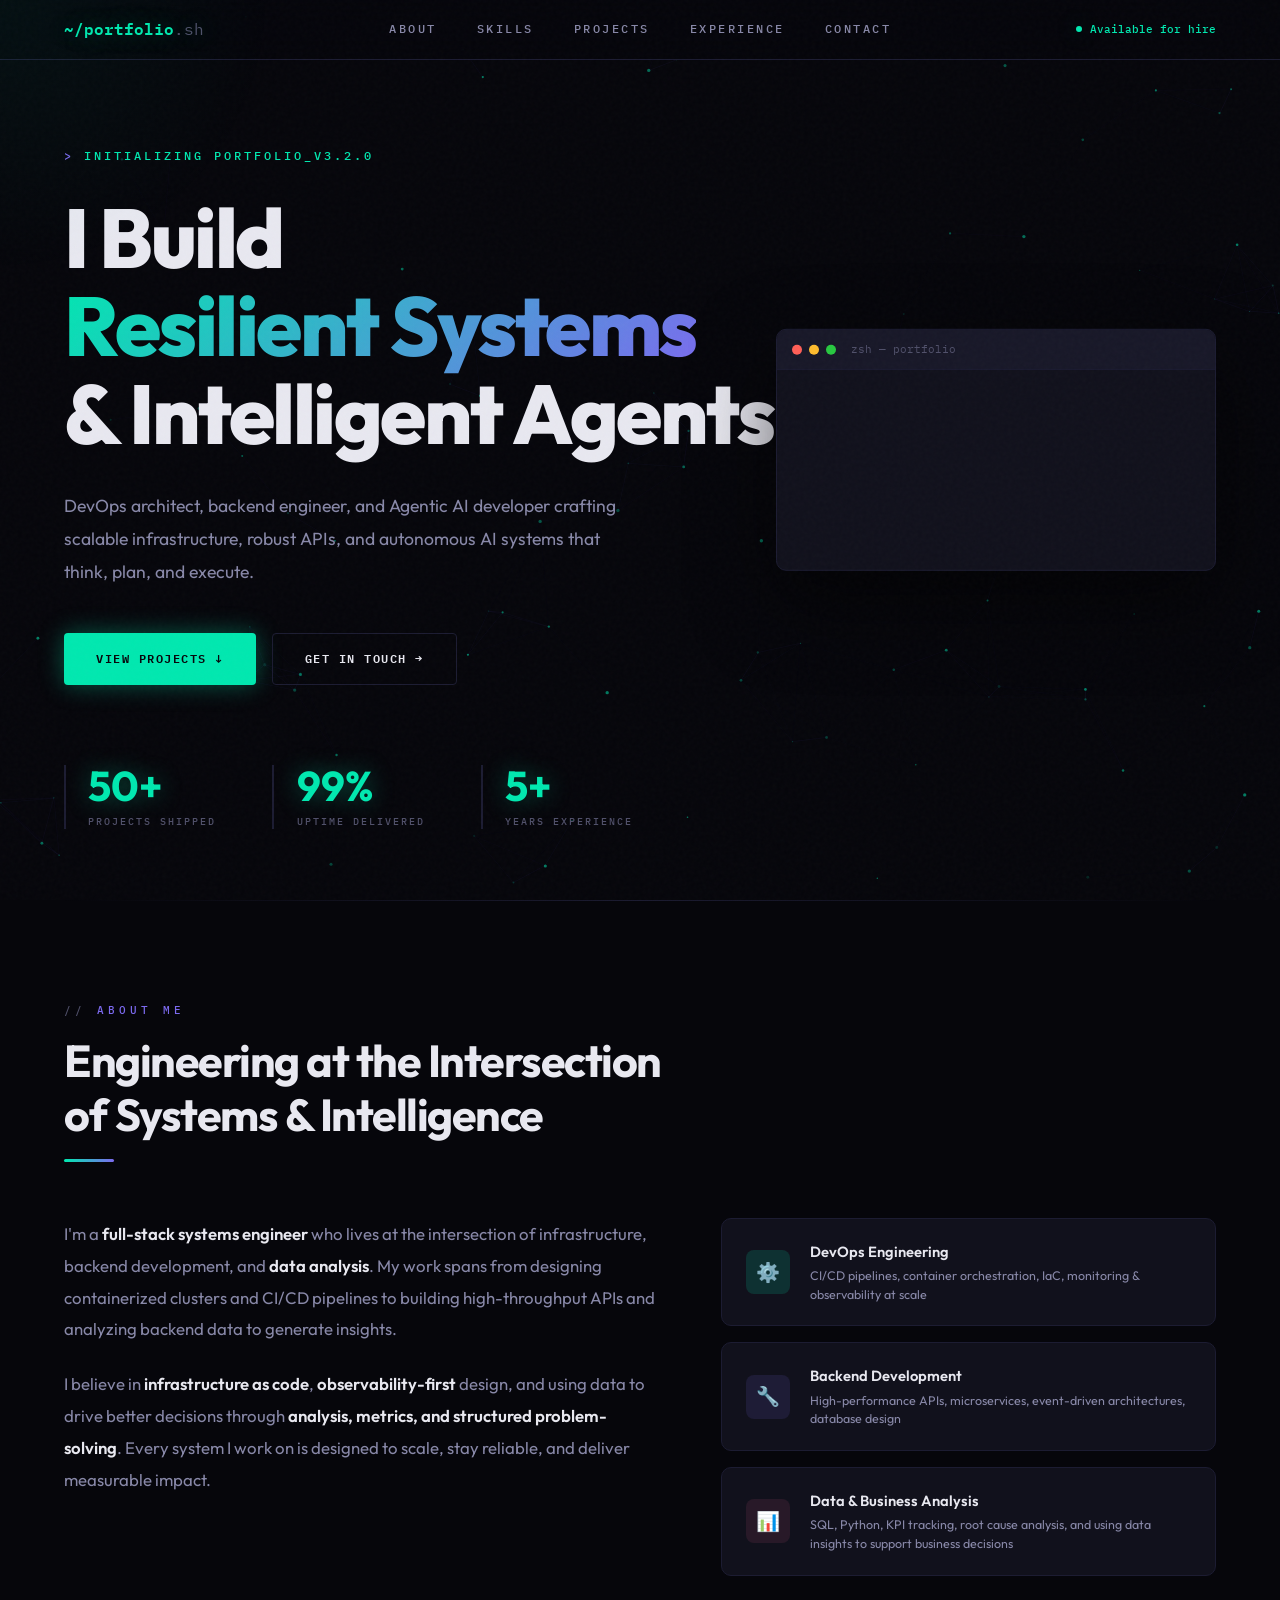
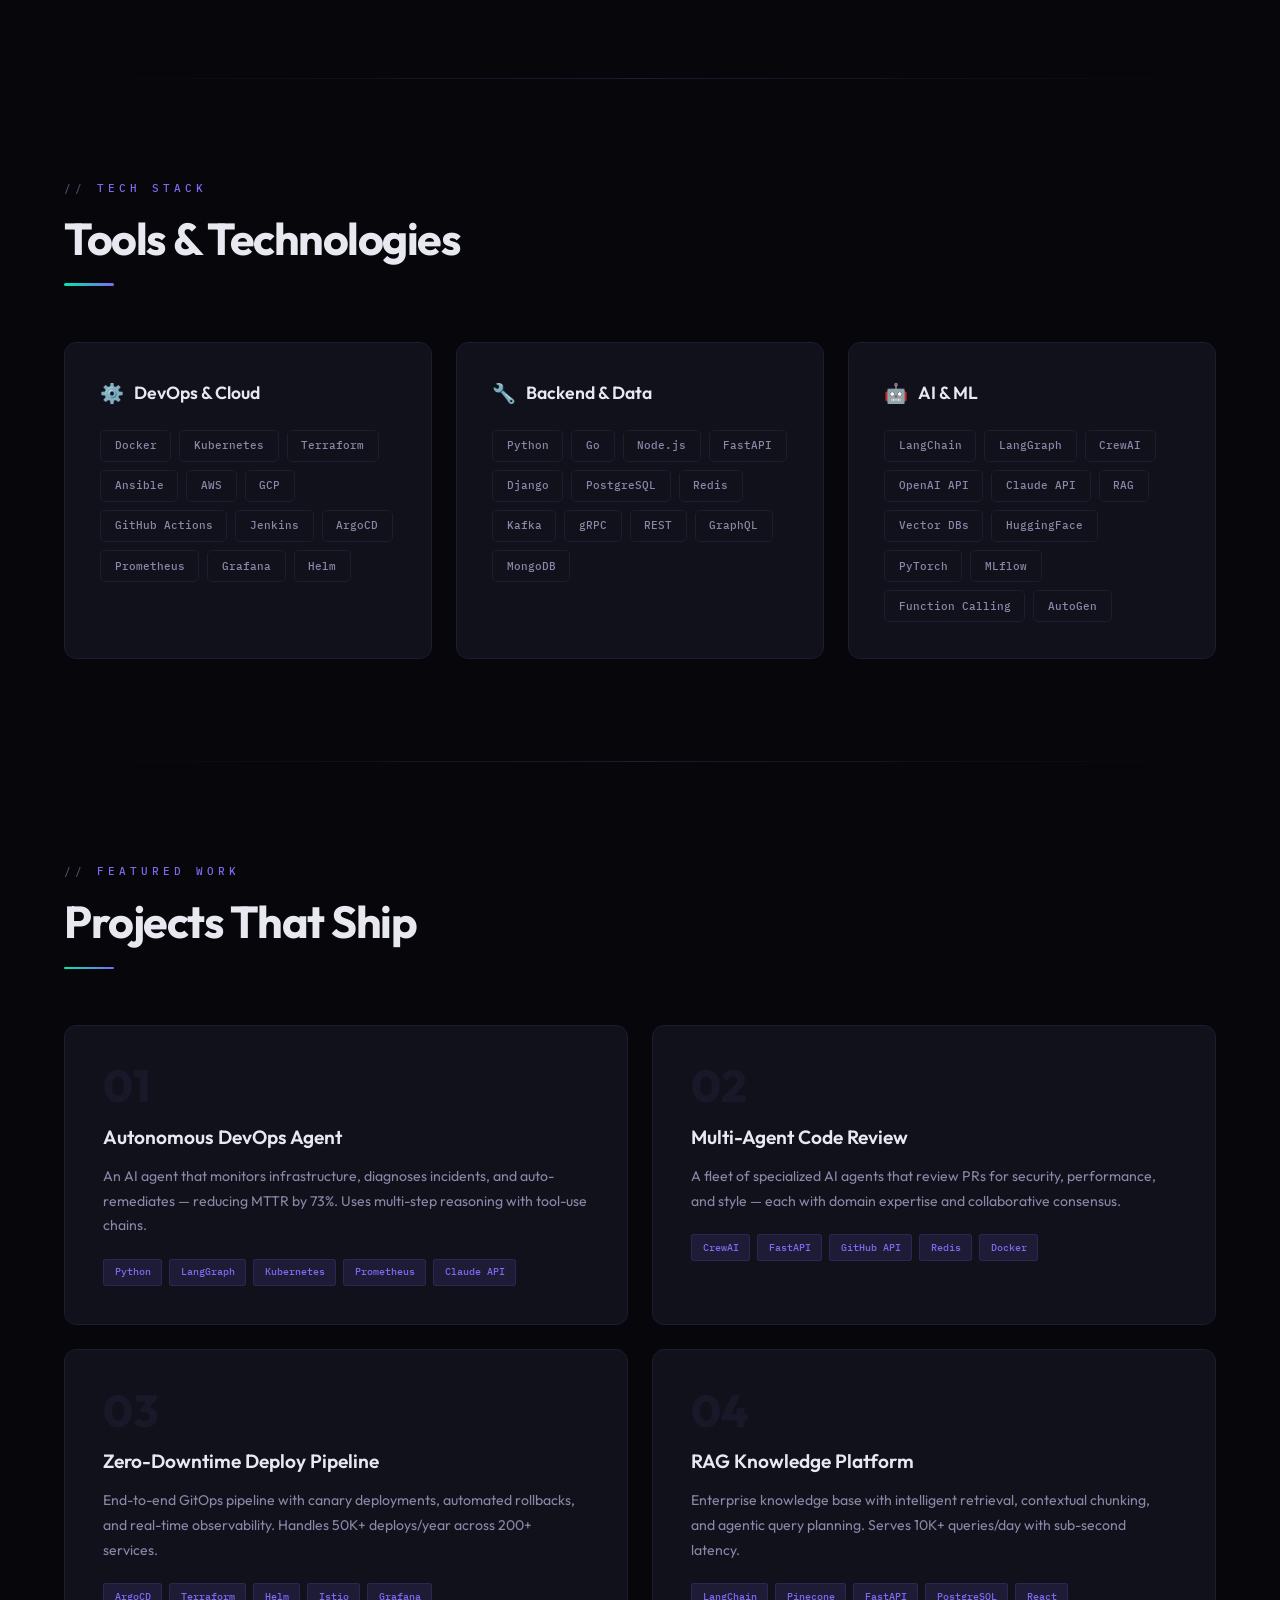
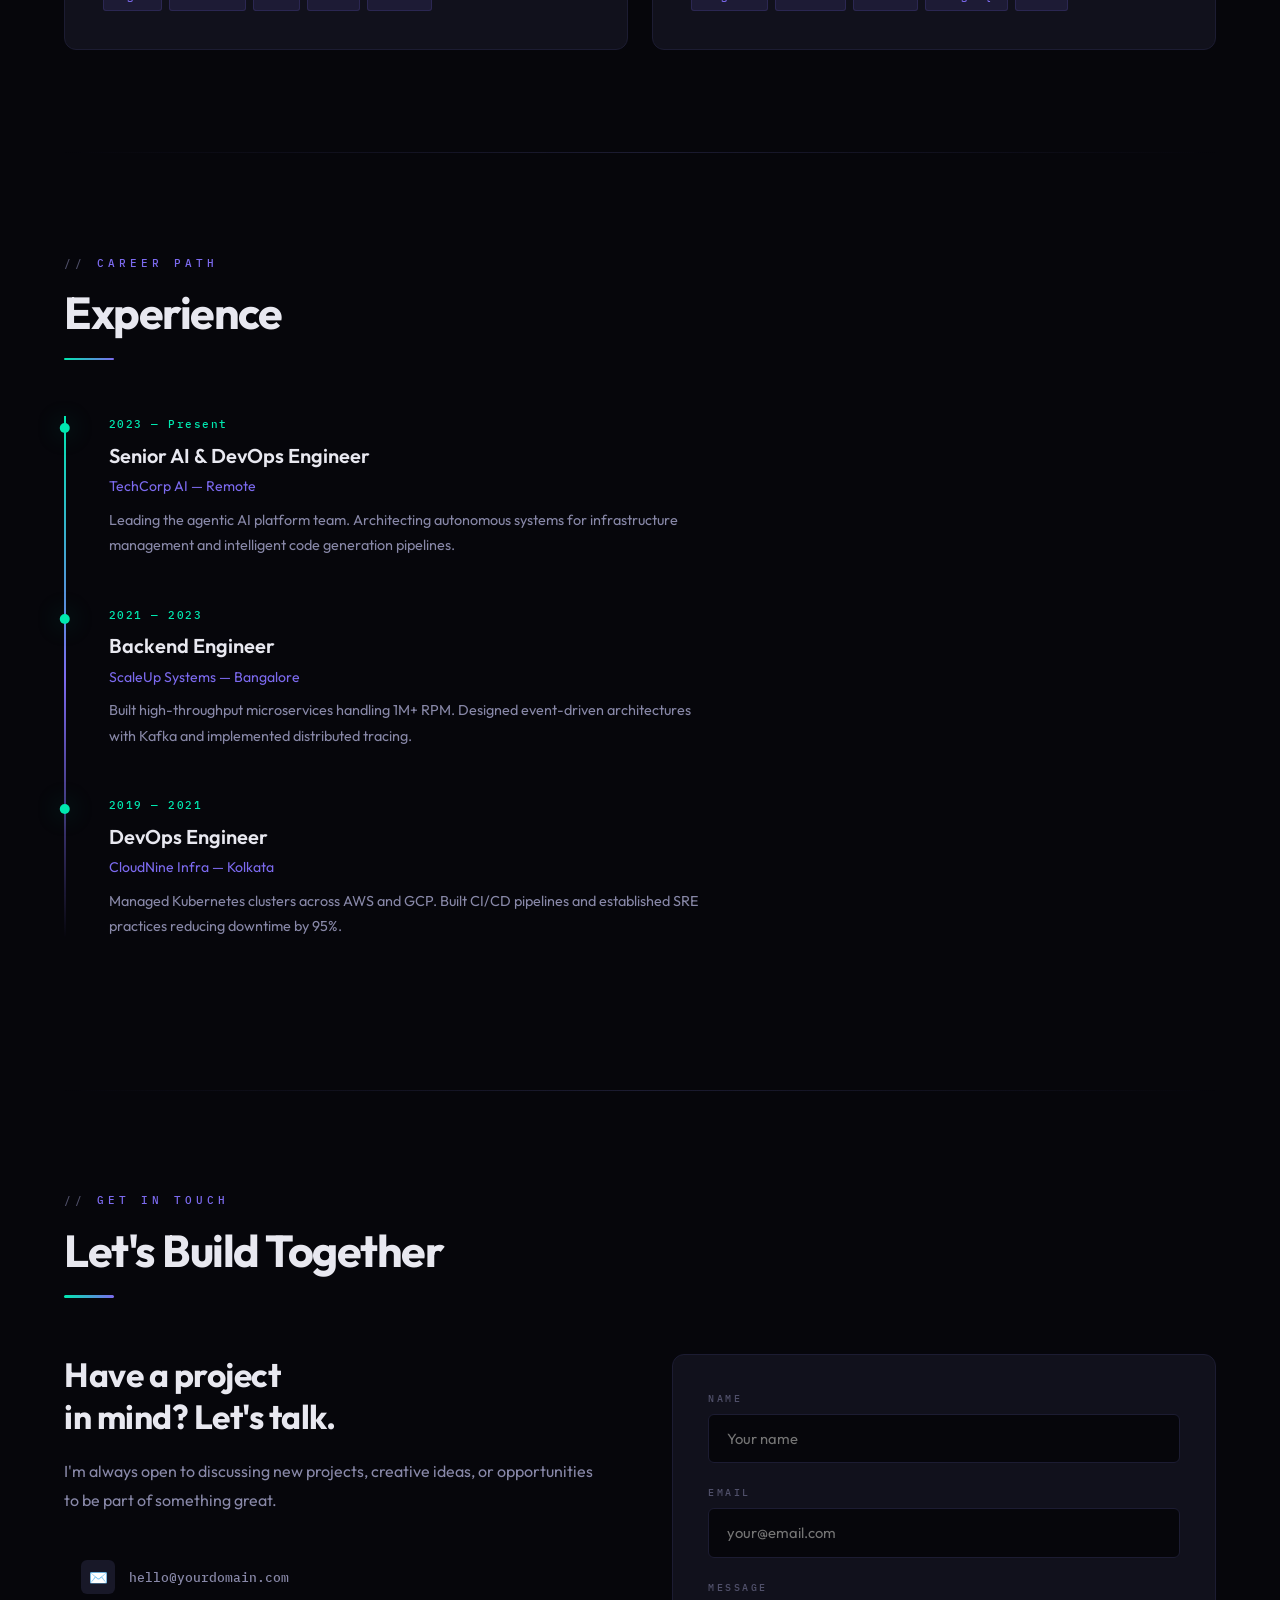
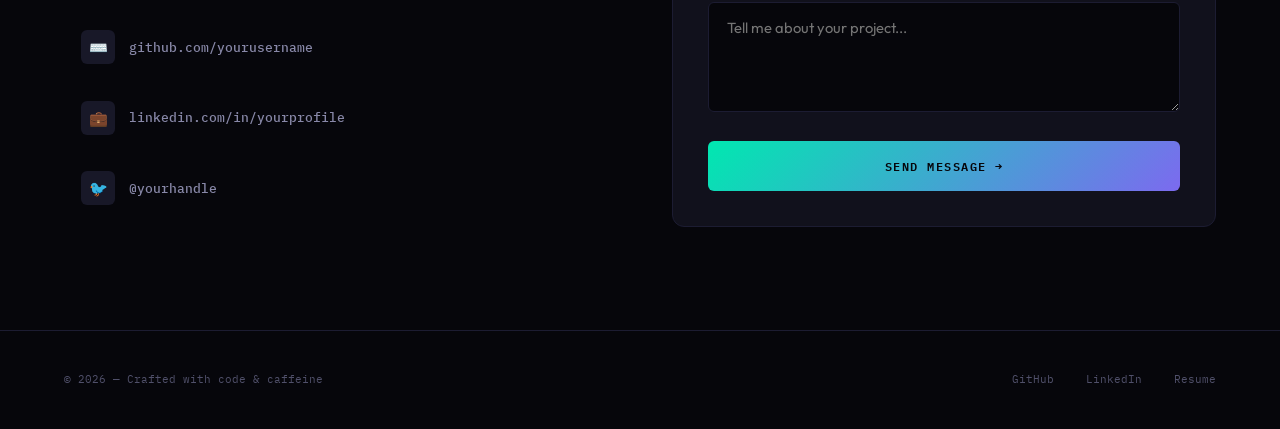
<file: portfolio-preview.html>
<!DOCTYPE html>
<html lang="en">
<head>
<meta charset="UTF-8">
<meta name="viewport" content="width=device-width, initial-scale=1.0">
<title>Portfolio — DevOps · Backend · Agentic AI</title>
<link rel="icon" href="data:image/svg+xml,<svg xmlns='http://www.w3.org/2000/svg' viewBox='0 0 100 100'><text y='.9em' font-size='90'>⚡</text></svg>">
<style>
@import url('https://fonts.googleapis.com/css2?family=IBM+Plex+Mono:wght@300;400;500;600;700&family=Outfit:wght@300;400;500;600;700;800;900&display=swap');

:root {
  --bg:#06060b;--bg2:#0c0c14;--surf:#11111c;--elev:#181828;
  --brd:#1c1c32;--brd2:#2a2a48;
  --t1:#e8e8f0;--t2:#8888a8;--t3:#50506a;
  --ac:#00e8b0;--ac-d:rgba(0,232,176,0.15);--ac-g:0 0 24px rgba(0,232,176,0.35);
  --ac2:#7c6aef;--ac2-d:rgba(124,106,239,0.12);--ac2-g:0 0 24px rgba(124,106,239,0.3);
  --ac3:#f06292;
  --fm:'IBM Plex Mono',monospace;--fd:'Outfit',sans-serif;
  --px:clamp(1.5rem,5vw,6rem);--py:clamp(4rem,8vw,8rem);
  --eo:cubic-bezier(0.16,1,0.3,1);
}

*,*::before,*::after{margin:0;padding:0;box-sizing:border-box}
html{scroll-behavior:smooth;scrollbar-width:thin;scrollbar-color:var(--ac2) var(--bg)}
body{font-family:var(--fd);background:var(--bg);color:var(--t1);overflow-x:hidden;-webkit-font-smoothing:antialiased;line-height:1.6}
a{color:inherit;text-decoration:none}

body::before{content:'';position:fixed;inset:0;z-index:9998;pointer-events:none;opacity:0.025;
background-image:url("data:image/svg+xml,%3Csvg viewBox='0 0 256 256' xmlns='http://www.w3.org/2000/svg'%3E%3Cfilter id='n'%3E%3CfeTurbulence type='fractalNoise' baseFrequency='0.9' numOctaves='4' stitchTiles='stitch'/%3E%3C/filter%3E%3Crect width='100%25' height='100%25' filter='url(%23n)'/%3E%3C/svg%3E");background-repeat:repeat}

#cursor-glow{position:fixed;width:600px;height:600px;border-radius:50%;pointer-events:none;z-index:9997;
background:radial-gradient(circle,rgba(0,232,176,0.05) 0%,transparent 65%);transform:translate(-50%,-50%);will-change:left,top}
#particles-canvas{position:fixed;inset:0;z-index:0;pointer-events:none}

/* NAV */
nav{position:fixed;top:0;left:0;right:0;z-index:100;padding:1rem var(--px);display:flex;justify-content:space-between;align-items:center;
backdrop-filter:blur(24px) saturate(1.2);background:rgba(6,6,11,0.75);border-bottom:1px solid var(--brd);transition:transform .5s var(--eo)}
nav.hid{transform:translateY(-100%)}
.logo{font-family:var(--fm);font-weight:600;font-size:1rem;color:var(--ac);text-shadow:var(--ac-g)}.logo .d{color:var(--t3);font-weight:400}
.nl{display:flex;gap:2.5rem;align-items:center}
.nl a{font-family:var(--fm);font-size:.72rem;font-weight:500;text-transform:uppercase;letter-spacing:2.5px;color:var(--t2);position:relative;transition:color .3s}
.nl a::after{content:'';position:absolute;bottom:-6px;left:0;width:0;height:1.5px;background:var(--ac);box-shadow:var(--ac-g);transition:width .35s var(--eo)}
.nl a:hover{color:var(--ac)}.nl a:hover::after{width:100%}
.ns{display:flex;align-items:center;gap:.5rem;font-family:var(--fm);font-size:.68rem;font-weight:500;color:var(--ac)}
.sd{width:6px;height:6px;background:var(--ac);border-radius:50%;box-shadow:var(--ac-g);animation:pulse 2.5s infinite}
@keyframes pulse{0%,100%{opacity:1;transform:scale(1)}50%{opacity:.4;transform:scale(1.8)}}

/* HERO */
.hero{position:relative;z-index:1;min-height:100vh;display:flex;align-items:center;padding:calc(5rem + 60px) var(--px) 4rem}
.hc{max-width:820px}
.ht{font-family:var(--fm);font-size:.72rem;font-weight:500;color:var(--ac);letter-spacing:3px;text-transform:uppercase;margin-bottom:1.8rem;opacity:0;animation:su .7s .2s var(--eo) forwards}
.ht::before{content:'> ';color:var(--ac2)}
.hero h1{font-family:var(--fd);font-size:clamp(2.8rem,6.5vw,5.2rem);font-weight:800;line-height:1.06;letter-spacing:-2.5px;margin-bottom:2rem;opacity:0;animation:su .7s .4s var(--eo) forwards}
.hero h1 .l{display:block}
.hero h1 .g{background:linear-gradient(135deg,var(--ac),var(--ac2));-webkit-background-clip:text;-webkit-text-fill-color:transparent;background-clip:text}
.hd{font-size:1.1rem;color:var(--t2);line-height:1.85;max-width:560px;margin-bottom:2.8rem;opacity:0;animation:su .7s .6s var(--eo) forwards}
.ha{display:flex;gap:1rem;flex-wrap:wrap;opacity:0;animation:su .7s .8s var(--eo) forwards}
.btn{font-family:var(--fm);font-size:.76rem;font-weight:600;letter-spacing:1.5px;text-transform:uppercase;padding:.95rem 2rem;border:none;cursor:pointer;display:inline-flex;align-items:center;gap:.55rem;border-radius:4px;transition:all .35s var(--eo)}
.bp{background:var(--ac);color:var(--bg);box-shadow:var(--ac-g)}.bp:hover{transform:translateY(-2px);box-shadow:0 0 50px rgba(0,232,176,.5)}
.bg{background:transparent;color:var(--t1);border:1px solid var(--brd)}.bg:hover{border-color:var(--ac2);color:var(--ac2);box-shadow:var(--ac2-g)}
.hm{display:flex;gap:3.5rem;margin-top:5rem;opacity:0;animation:su .7s 1s var(--eo) forwards}
.met{border-left:2px solid var(--brd);padding-left:1.4rem}
.mv{font-family:var(--fd);font-size:2.6rem;font-weight:700;color:var(--ac);text-shadow:var(--ac-g);line-height:1}
.ml{font-family:var(--fm);font-size:.65rem;font-weight:500;color:var(--t3);text-transform:uppercase;letter-spacing:2px;margin-top:.4rem}

/* Terminal */
.hterm{position:absolute;right:var(--px);top:50%;transform:translateY(-50%);width:440px;background:var(--surf);border:1px solid var(--brd);border-radius:10px;overflow:hidden;opacity:0;animation:sl .9s 1.1s var(--eo) forwards;box-shadow:0 30px 80px rgba(0,0,0,.6)}
.tb{display:flex;align-items:center;gap:7px;padding:11px 15px;background:var(--elev);border-bottom:1px solid var(--brd)}
.td{width:10px;height:10px;border-radius:50%}.td:nth-child(1){background:#ff5f57}.td:nth-child(2){background:#febc2e}.td:nth-child(3){background:#28c840}
.tb .tt{font-family:var(--fm);font-size:.68rem;color:var(--t3);margin-left:8px}
.tbody{padding:1.2rem 1.4rem;font-family:var(--fm);font-size:.73rem;line-height:2.1;color:var(--t3);min-height:200px}
.tbody .c{color:var(--ac)}.tbody .f{color:var(--ac2)}.tbody .s{color:var(--ac3)}.tbody .cm{color:#2a2a40}.tbody .ok{color:var(--ac)}
.tc{animation:blink 1s step-end infinite;color:var(--ac)}
@keyframes blink{0%,100%{opacity:1}50%{opacity:0}}

/* SECTIONS */
section{position:relative;z-index:1;padding:var(--py) var(--px)}
section+section::before{content:'';position:absolute;top:0;left:var(--px);right:var(--px);height:1px;background:linear-gradient(90deg,transparent,var(--brd),transparent)}
.sh{margin-bottom:3.5rem}
.slb{font-family:var(--fm);font-size:.68rem;font-weight:500;color:var(--ac2);text-transform:uppercase;letter-spacing:4px;margin-bottom:.9rem}
.slb::before{content:'// ';color:var(--t3)}
.st{font-family:var(--fd);font-size:clamp(1.8rem,3.5vw,3rem);font-weight:700;letter-spacing:-1.5px;line-height:1.2}
.sr{width:50px;height:2.5px;background:linear-gradient(90deg,var(--ac),var(--ac2));margin-top:1.1rem;border-radius:2px}

/* ABOUT */
.ag{display:grid;grid-template-columns:1.2fr 1fr;gap:4rem;align-items:start}
.at p{color:var(--t2);font-size:1.05rem;line-height:1.9;margin-bottom:1.4rem}.at strong{color:var(--t1);font-weight:600}
.acs{display:flex;flex-direction:column;gap:1rem}
.ac{background:var(--surf);border:1px solid var(--brd);border-radius:10px;padding:1.3rem 1.5rem;display:flex;align-items:center;gap:1.2rem;transition:all .4s var(--eo)}
.ac:hover{border-color:var(--ac);transform:translateX(6px);box-shadow:-4px 0 20px rgba(0,232,176,.1)}
.aci{width:44px;height:44px;display:flex;align-items:center;justify-content:center;border-radius:8px;font-size:1.2rem;flex-shrink:0}
.aci.dv{background:var(--ac-d)}.aci.be{background:var(--ac2-d)}.aci.ai{background:rgba(240,98,146,.1)}
.ac h4{font-size:.92rem;font-weight:600;margin-bottom:.25rem}.ac p{font-size:.78rem;color:var(--t2);line-height:1.5}

/* SKILLS */
.sg{display:grid;grid-template-columns:repeat(3,1fr);gap:1.5rem}
.skl{background:var(--surf);border:1px solid var(--brd);border-radius:12px;padding:2.2rem;transition:all .4s var(--eo);position:relative;overflow:hidden}
.skl::after{content:'';position:absolute;top:0;left:0;right:0;height:2px;background:linear-gradient(90deg,var(--ac),var(--ac2));transform:scaleX(0);transform-origin:left;transition:transform .5s var(--eo)}
.skl:hover::after{transform:scaleX(1)}.skl:hover{border-color:var(--brd2);transform:translateY(-3px);box-shadow:0 20px 50px rgba(0,0,0,.5)}
.sgh{display:flex;align-items:center;gap:.6rem;margin-bottom:1.3rem;font-family:var(--fd);font-size:1.1rem;font-weight:600}
.sgh .ic{font-size:1.2rem}
.tags{display:flex;flex-wrap:wrap;gap:.5rem}
.tag{font-family:var(--fm);font-size:.68rem;font-weight:500;padding:.4rem .85rem;border:1px solid var(--brd);border-radius:5px;color:var(--t2);transition:all .3s var(--eo);cursor:default}
.tag:hover{color:var(--ac);border-color:var(--ac);background:var(--ac-d);box-shadow:var(--ac-g);transform:translateY(-1px)}

/* PROJECTS */
.pg{display:grid;grid-template-columns:repeat(2,1fr);gap:1.5rem}
.pc{background:var(--surf);border:1px solid var(--brd);border-radius:12px;padding:2.4rem;transition:all .5s var(--eo);position:relative;overflow:hidden}
.pc::before{content:'';position:absolute;inset:0;background:radial-gradient(600px circle at var(--mx,50%) var(--my,50%),rgba(0,232,176,.04),transparent 50%);opacity:0;transition:opacity .4s;pointer-events:none}
.pc:hover::before{opacity:1}.pc:hover{border-color:var(--brd2);transform:translateY(-4px);box-shadow:0 30px 70px rgba(0,0,0,.45)}
.pn{font-family:var(--fd);font-size:2.8rem;font-weight:800;color:var(--elev);line-height:1;margin-bottom:.8rem;transition:color .4s}
.pc:hover .pn{color:var(--ac2)}
.pc h3{font-family:var(--fd);font-size:1.2rem;font-weight:600;margin-bottom:.7rem}
.pc p{font-size:.88rem;color:var(--t2);line-height:1.75;margin-bottom:1.3rem}
.pt{display:flex;flex-wrap:wrap;gap:.45rem}
.pt span{font-family:var(--fm);font-size:.62rem;font-weight:500;padding:.3rem .65rem;background:var(--ac2-d);border:1px solid rgba(124,106,239,.15);border-radius:3px;color:var(--ac2)}

/* TIMELINE */
.tl{position:relative;padding-left:2.8rem}
.tl::before{content:'';position:absolute;left:0;top:0;bottom:0;width:1.5px;background:linear-gradient(180deg,var(--ac),var(--ac2),transparent)}
.ti{position:relative;margin-bottom:3rem}
.ti::before{content:'';position:absolute;left:-2.8rem;top:7px;width:10px;height:10px;border-radius:50%;background:var(--ac);box-shadow:var(--ac-g);transform:translateX(-4.25px)}
.tdt{font-family:var(--fm);font-size:.68rem;font-weight:500;color:var(--ac);letter-spacing:1.5px;margin-bottom:.4rem}
.ti h3{font-family:var(--fd);font-size:1.25rem;font-weight:600;margin-bottom:.2rem}
.ti h4{font-size:.88rem;color:var(--ac2);font-weight:400;margin-bottom:.65rem}
.ti p{font-size:.9rem;color:var(--t2);line-height:1.75;max-width:600px}

/* CONTACT */
.cg{display:grid;grid-template-columns:1fr 1fr;gap:4rem}
.ci h3{font-family:var(--fd);font-size:2.1rem;font-weight:700;letter-spacing:-.5px;margin-bottom:1.2rem;line-height:1.25}
.ci p{color:var(--t2);line-height:1.85;margin-bottom:2rem}
.cls{display:flex;flex-direction:column;gap:.75rem}
.cl{display:flex;align-items:center;gap:.9rem;font-family:var(--fm);font-size:.82rem;font-weight:500;color:var(--t2);padding:.7rem 1rem;border-radius:8px;border:1px solid transparent;transition:all .3s var(--eo)}
.cl:hover{color:var(--ac);border-color:var(--brd);background:var(--surf)}
.cli{width:34px;height:34px;display:flex;align-items:center;justify-content:center;background:var(--elev);border-radius:6px;font-size:.95rem}
.cf{background:var(--surf);border:1px solid var(--brd);border-radius:12px;padding:2.2rem}
.fg{margin-bottom:1.3rem}
.fg label{font-family:var(--fm);font-size:.65rem;font-weight:500;text-transform:uppercase;letter-spacing:2.5px;color:var(--t3);display:block;margin-bottom:.45rem}
.fg input,.fg textarea{width:100%;background:var(--bg);border:1px solid var(--brd);border-radius:6px;padding:.9rem 1.1rem;color:var(--t1);font-family:var(--fd);font-size:.92rem;outline:none;transition:border-color .3s,box-shadow .3s}
.fg input:focus,.fg textarea:focus{border-color:var(--ac);box-shadow:0 0 0 3px var(--ac-d)}
.fg textarea{min-height:110px;resize:vertical}
.bs{font-family:var(--fm);font-size:.76rem;font-weight:600;letter-spacing:1.5px;text-transform:uppercase;padding:.95rem 2rem;width:100%;border:none;border-radius:6px;cursor:pointer;background:linear-gradient(135deg,var(--ac),var(--ac2));color:var(--bg);transition:all .35s var(--eo)}
.bs:hover{transform:translateY(-2px);box-shadow:0 0 40px rgba(0,232,176,.25),0 0 40px rgba(124,106,239,.25)}
.fst{font-family:var(--fm);font-size:.78rem;margin-top:1rem;padding:.8rem 1rem;border-radius:6px;display:none}
.fst.ok{display:block;background:var(--ac-d);color:var(--ac);border:1px solid rgba(0,232,176,.2)}
.fst.er{display:block;background:rgba(240,98,146,.08);color:var(--ac3);border:1px solid rgba(240,98,146,.15)}

/* FOOTER */
footer{position:relative;z-index:1;padding:2.5rem var(--px);border-top:1px solid var(--brd);display:flex;justify-content:space-between;align-items:center}
footer span{font-family:var(--fm);font-size:.7rem;color:var(--t3)}
.fl{display:flex;gap:2rem}.fl a{font-family:var(--fm);font-size:.7rem;color:var(--t3);transition:color .3s}.fl a:hover{color:var(--ac)}

/* ANIMATIONS */
@keyframes su{from{opacity:0;transform:translateY(30px)}to{opacity:1;transform:translateY(0)}}
@keyframes sl{from{opacity:0;transform:translate(40px,-50%)}to{opacity:1;transform:translate(0,-50%)}}
.rv{opacity:0;transform:translateY(35px);transition:opacity .7s var(--eo),transform .7s var(--eo)}
.rv.vis{opacity:1;transform:translateY(0)}.rv.d1{transition-delay:.1s}.rv.d2{transition-delay:.2s}.rv.d3{transition-delay:.3s}

/* RESPONSIVE */
@media(max-width:1100px){.hterm{display:none}}
@media(max-width:900px){.sg,.pg{grid-template-columns:1fr}.ag,.cg{grid-template-columns:1fr}.hm{gap:2rem;flex-wrap:wrap}}
@media(max-width:600px){nav .nl{gap:1rem}nav .nl a{font-size:.62rem;letter-spacing:1px}nav .ns{display:none}.hero h1{font-size:2.3rem;letter-spacing:-1px}footer{flex-direction:column;gap:1rem;text-align:center}}
</style>
</head>
<body>
<div id="cursor-glow"></div>
<canvas id="particles-canvas"></canvas>

<!-- NAV -->
<nav>
  <div class="logo">~/portfolio<span class="d">.sh</span></div>
  <div class="nl">
    <a href="#about">About</a>
    <a href="#skills">Skills</a>
    <a href="#projects">Projects</a>
    <a href="#experience">Experience</a>
    <a href="#contact">Contact</a>
  </div>
  <div class="ns"><div class="sd"></div>Available for hire</div>
</nav>

<!-- HERO -->
<section class="hero">
  <div class="hc">
    <div class="ht">Initializing portfolio_v3.2.0</div>
    <h1>
      <span class="l">I Build</span>
      <span class="l"><span class="g">Resilient Systems</span></span>
      <span class="l">& Intelligent Agents</span>
    </h1>
    <p class="hd">DevOps architect, backend engineer, and Agentic AI developer crafting scalable infrastructure, robust APIs, and autonomous AI systems that think, plan, and execute.</p>
    <div class="ha">
      <a href="#projects" class="btn bp">View Projects ↓</a>
      <a href="#contact" class="btn bg">Get in Touch →</a>
    </div>
    <div class="hm">
      <div class="met"><div class="mv" data-target="50" data-suffix="+">0</div><div class="ml">Projects Shipped</div></div>
      <div class="met"><div class="mv" data-target="99" data-suffix="%">0</div><div class="ml">Uptime Delivered</div></div>
      <div class="met"><div class="mv" data-target="5" data-suffix="+">0</div><div class="ml">Years Experience</div></div>
    </div>
  </div>
  <div class="hterm">
    <div class="tb"><div class="td"></div><div class="td"></div><div class="td"></div><span class="tt">zsh — portfolio</span></div>
    <div class="tbody" id="tlines"></div>
  </div>
</section>

<!-- ABOUT -->
<section id="about">
  <div class="sh rv"><div class="slb">About Me</div><h2 class="st">Engineering at the Intersection<br>of Systems & Intelligence</h2><div class="sr"></div></div>
  <div class="ag">
    <div class="at rv">
      <p>I'm a <strong>full-stack systems engineer</strong> who lives at the intersection of infrastructure, backend development, and <strong>data analysis</strong>. My work spans from designing containerized clusters and CI/CD pipelines to building high-throughput APIs and analyzing backend data to generate insights.</p>
      
      <p>I believe in <strong>infrastructure as code</strong>, <strong>observability-first</strong> design, and using data to drive better decisions through <strong>analysis, metrics, and structured problem-solving</strong>. Every system I work on is designed to scale, stay reliable, and deliver measurable impact.</p>
    </div>

    <div class="acs">
      <div class="ac rv d1">
        <div class="aci dv">⚙️</div>
        <div>
          <h4>DevOps Engineering</h4>
          <p>CI/CD pipelines, container orchestration, IaC, monitoring & observability at scale</p>
        </div>
      </div>

      <div class="ac rv d2">
        <div class="aci be">🔧</div>
        <div>
          <h4>Backend Development</h4>
          <p>High-performance APIs, microservices, event-driven architectures, database design</p>
        </div>
      </div>

      <div class="ac rv d3">
        <div class="aci ai">📊</div>
        <div>
          <h4>Data & Business Analysis</h4>
          <p>SQL, Python, KPI tracking, root cause analysis, and using data insights to support business decisions</p>
        </div>
      </div>
    </div>
  </div>
</section>

<!-- SKILLS -->
<section id="skills">
  <div class="sh rv"><div class="slb">Tech Stack</div><h2 class="st">Tools & Technologies</h2><div class="sr"></div></div>
  <div class="sg">
    <div class="skl rv d1">
      <div class="sgh"><span class="ic">⚙️</span> DevOps & Cloud</div>
      <div class="tags">
        <span class="tag">Docker</span><span class="tag">Kubernetes</span><span class="tag">Terraform</span><span class="tag">Ansible</span>
        <span class="tag">AWS</span><span class="tag">GCP</span><span class="tag">GitHub Actions</span><span class="tag">Jenkins</span>
        <span class="tag">ArgoCD</span><span class="tag">Prometheus</span><span class="tag">Grafana</span><span class="tag">Helm</span>
      </div>
    </div>
    <div class="skl rv d2">
      <div class="sgh"><span class="ic">🔧</span> Backend & Data</div>
      <div class="tags">
        <span class="tag">Python</span><span class="tag">Go</span><span class="tag">Node.js</span><span class="tag">FastAPI</span>
        <span class="tag">Django</span><span class="tag">PostgreSQL</span><span class="tag">Redis</span><span class="tag">Kafka</span>
        <span class="tag">gRPC</span><span class="tag">REST</span><span class="tag">GraphQL</span><span class="tag">MongoDB</span>
      </div>
    </div>
    <div class="skl rv d3">
      <div class="sgh"><span class="ic">🤖</span> AI & ML</div>
      <div class="tags">
        <span class="tag">LangChain</span><span class="tag">LangGraph</span><span class="tag">CrewAI</span><span class="tag">OpenAI API</span>
        <span class="tag">Claude API</span><span class="tag">RAG</span><span class="tag">Vector DBs</span><span class="tag">HuggingFace</span>
        <span class="tag">PyTorch</span><span class="tag">MLflow</span><span class="tag">Function Calling</span><span class="tag">AutoGen</span>
      </div>
    </div>
  </div>
</section>

<!-- PROJECTS -->
<section id="projects">
  <div class="sh rv"><div class="slb">Featured Work</div><h2 class="st">Projects That Ship</h2><div class="sr"></div></div>
  <div class="pg">
    <div class="pc rv">
      <div class="pn">01</div><h3>Autonomous DevOps Agent</h3>
      <p>An AI agent that monitors infrastructure, diagnoses incidents, and auto-remediates — reducing MTTR by 73%. Uses multi-step reasoning with tool-use chains.</p>
      <div class="pt"><span>Python</span><span>LangGraph</span><span>Kubernetes</span><span>Prometheus</span><span>Claude API</span></div>
    </div>
    <div class="pc rv">
      <div class="pn">02</div><h3>Multi-Agent Code Review</h3>
      <p>A fleet of specialized AI agents that review PRs for security, performance, and style — each with domain expertise and collaborative consensus.</p>
      <div class="pt"><span>CrewAI</span><span>FastAPI</span><span>GitHub API</span><span>Redis</span><span>Docker</span></div>
    </div>
    <div class="pc rv">
      <div class="pn">03</div><h3>Zero-Downtime Deploy Pipeline</h3>
      <p>End-to-end GitOps pipeline with canary deployments, automated rollbacks, and real-time observability. Handles 50K+ deploys/year across 200+ services.</p>
      <div class="pt"><span>ArgoCD</span><span>Terraform</span><span>Helm</span><span>Istio</span><span>Grafana</span></div>
    </div>
    <div class="pc rv">
      <div class="pn">04</div><h3>RAG Knowledge Platform</h3>
      <p>Enterprise knowledge base with intelligent retrieval, contextual chunking, and agentic query planning. Serves 10K+ queries/day with sub-second latency.</p>
      <div class="pt"><span>LangChain</span><span>Pinecone</span><span>FastAPI</span><span>PostgreSQL</span><span>React</span></div>
    </div>
  </div>
</section>

<!-- EXPERIENCE -->
<section id="experience">
  <div class="sh rv"><div class="slb">Career Path</div><h2 class="st">Experience</h2><div class="sr"></div></div>
  <div class="tl">
    <div class="ti rv"><div class="tdt">2023 — Present</div><h3>Senior AI & DevOps Engineer</h3><h4>TechCorp AI — Remote</h4><p>Leading the agentic AI platform team. Architecting autonomous systems for infrastructure management and intelligent code generation pipelines.</p></div>
    <div class="ti rv"><div class="tdt">2021 — 2023</div><h3>Backend Engineer</h3><h4>ScaleUp Systems — Bangalore</h4><p>Built high-throughput microservices handling 1M+ RPM. Designed event-driven architectures with Kafka and implemented distributed tracing.</p></div>
    <div class="ti rv"><div class="tdt">2019 — 2021</div><h3>DevOps Engineer</h3><h4>CloudNine Infra — Kolkata</h4><p>Managed Kubernetes clusters across AWS and GCP. Built CI/CD pipelines and established SRE practices reducing downtime by 95%.</p></div>
  </div>
</section>

<!-- CONTACT -->
<section id="contact">
  <div class="sh rv"><div class="slb">Get in Touch</div><h2 class="st">Let's Build Together</h2><div class="sr"></div></div>
  <div class="cg">
    <div class="ci rv">
      <h3>Have a project<br>in mind? Let's talk.</h3>
      <p>I'm always open to discussing new projects, creative ideas, or opportunities to be part of something great.</p>
      <div class="cls">
        <a href="mailto:hello@yourdomain.com" class="cl"><span class="cli">✉️</span>hello@yourdomain.com</a>
        <a href="https://github.com/yourusername" class="cl"><span class="cli">⌨️</span>github.com/yourusername</a>
        <a href="https://linkedin.com/in/yourprofile" class="cl"><span class="cli">💼</span>linkedin.com/in/yourprofile</a>
        <a href="https://twitter.com/yourhandle" class="cl"><span class="cli">🐦</span>@yourhandle</a>
      </div>
    </div>
    <div class="cf rv" id="contact-form">
      <div class="fg"><label>Name</label><input type="text" placeholder="Your name" id="cf-name"></div>
      <div class="fg"><label>Email</label><input type="email" placeholder="your@email.com" id="cf-email"></div>
      <div class="fg"><label>Message</label><textarea placeholder="Tell me about your project..." id="cf-msg"></textarea></div>
      <button class="bs" id="cf-btn">Send Message →</button>
      <div class="fst" id="cf-status"></div>
    </div>
  </div>
</section>

<footer>
  <span>© 2026 — Crafted with code & caffeine</span>
  <div class="fl"><a href="#">GitHub</a><a href="#">LinkedIn</a><a href="#">Resume</a></div>
</footer>

<script>
/* ═══ PARTICLES ═══ */
(function(){
  const c=document.getElementById('particles-canvas'),x=c.getContext('2d');
  let w,h,ps=[],m={x:-9e3,y:-9e3};
  function resize(){w=c.width=innerWidth;h=c.height=innerHeight;
    const t=w<768?45:100;while(ps.length<t)ps.push(mk());while(ps.length>t)ps.pop()}
  function mk(){return{x:Math.random()*(w||innerWidth),y:Math.random()*(h||innerHeight),
    vx:(Math.random()-.5)*.7,vy:(Math.random()-.5)*.7,
    sz:Math.random()*1.2+.5,op:Math.random()*.45+.1}}
  function loop(){
    x.clearRect(0,0,w,h);
    for(let i=0;i<ps.length;i++){
      const p=ps[i];p.x+=p.vx;p.y+=p.vy;
      const dx=m.x-p.x,dy=m.y-p.y,d=Math.sqrt(dx*dx+dy*dy);
      if(d<160&&d>0){p.x-=dx*.015;p.y-=dy*.015}
      if(p.x<-10)p.x=w+10;if(p.x>w+10)p.x=-10;
      if(p.y<-10)p.y=h+10;if(p.y>h+10)p.y=-10;
      x.beginPath();x.arc(p.x,p.y,p.sz,0,Math.PI*2);
      x.fillStyle=`rgba(0,232,176,${p.op})`;x.fill();
      for(let j=i+1;j<ps.length;j++){
        const dx2=p.x-ps[j].x,dy2=p.y-ps[j].y,d2=Math.sqrt(dx2*dx2+dy2*dy2);
        if(d2<130){x.beginPath();x.moveTo(p.x,p.y);x.lineTo(ps[j].x,ps[j].y);
          x.strokeStyle=`rgba(124,106,239,${.12*(1-d2/130)})`;x.lineWidth=.5;x.stroke()}
      }
    }
    requestAnimationFrame(loop);
  }
  addEventListener('resize',resize);
  addEventListener('mousemove',e=>{m.x=e.clientX;m.y=e.clientY});
  resize();loop();
})();

/* ═══ CURSOR GLOW ═══ */
(function(){
  const g=document.getElementById('cursor-glow');
  let mx=0,my=0,gx=0,gy=0;
  addEventListener('mousemove',e=>{mx=e.clientX;my=e.clientY});
  (function f(){gx+=(mx-gx)*.08;gy+=(my-gy)*.08;g.style.left=gx+'px';g.style.top=gy+'px';requestAnimationFrame(f)})();
})();

/* ═══ SCROLL REVEAL ═══ */
(function(){
  const obs=new IntersectionObserver(es=>{es.forEach(e=>{if(e.isIntersecting){e.target.classList.add('vis');obs.unobserve(e.target)}})},{threshold:.12,rootMargin:'0px 0px -40px 0px'});
  document.querySelectorAll('.rv').forEach(el=>obs.observe(el));
})();

/* ═══ COUNTER ═══ */
(function(){
  const obs=new IntersectionObserver(es=>{es.forEach(e=>{if(!e.isIntersecting)return;
    const el=e.target,t=+el.dataset.target,s=el.dataset.suffix||'',st=performance.now();
    (function f(n){const p=Math.min((n-st)/1500,1),v=1-Math.pow(1-p,3);
    el.textContent=Math.floor(v*t)+s;if(p<1)requestAnimationFrame(f)})(st);
    obs.unobserve(el)})},{threshold:.5});
  document.querySelectorAll('.mv').forEach(m=>obs.observe(m));
})();

/* ═══ NAV HIDE ═══ */
(function(){
  const n=document.querySelector('nav');let ls=0;
  addEventListener('scroll',()=>{const c=scrollY;
    if(c>ls&&c>80)n.classList.add('hid');else n.classList.remove('hid');ls=c});
})();

/* ═══ PROJECT CARD MOUSE ═══ */
document.querySelectorAll('.pc').forEach(c=>{
  c.addEventListener('mousemove',e=>{const r=c.getBoundingClientRect();
    c.style.setProperty('--mx',(e.clientX-r.left)+'px');
    c.style.setProperty('--my',(e.clientY-r.top)+'px')})});

/* ═══ TERMINAL TYPING ═══ */
(function(){
  const el=document.getElementById('tlines');if(!el)return;
  const cmds=[
    {t:'# Deploy pipeline v3.2',cls:'cm'},
    {p:1,t:'kubectl apply <span class="f">-f</span> <span class="s">deployment.yaml</span>'},
    {p:1,t:'docker build <span class="f">-t</span> <span class="s">agent-core:latest</span> .'},
    {p:1,t:'terraform plan <span class="f">-var-file</span>=<span class="s">prod.tfvars</span>'},
    {p:1,t:'python <span class="s">agent.py</span> <span class="f">--mode</span> autonomous'},
    {p:1,t:'pytest <span class="f">-v</span> <span class="s">tests/</span>',sx:' <span class="ok">✓ 142 passed</span>'},
    {p:1,t:'git push origin main',sx:' <span class="ok">→ deployed</span>'}
  ];
  const sl=ms=>new Promise(r=>setTimeout(r,ms));
  async function run(){
    await sl(1800);
    for(const cmd of cmds){
      const d=document.createElement('div');d.style.minHeight='1.5em';el.appendChild(d);
      if(cmd.cls){
        const plain=cmd.t;let o='';
        for(let i=0;i<plain.length;i++){o+=plain[i];d.innerHTML=`<span class="${cmd.cls}">${o}<span class="tc">█</span></span>`;await sl(18)}
        d.innerHTML=`<span class="${cmd.cls}">${plain}</span>`;
      }else{
        const stripped=cmd.t.replace(/<[^>]*>/g,'');
        d.innerHTML=`<span class="c">$</span> <span class="tc">█</span>`;await sl(200);
        for(let i=0;i<stripped.length;i++){d.innerHTML=`<span class="c">$</span> ${stripped.substring(0,i+1)}<span class="tc">█</span>`;await sl(30)}
        d.innerHTML=`<span class="c">$</span> ${cmd.t}`;
        if(cmd.sx){await sl(300);d.innerHTML+=cmd.sx}
      }
      await sl(400);
    }
    const f=document.createElement('div');f.style.minHeight='1.5em';
    f.innerHTML=`<span class="c">$</span> <span class="tc">█</span>`;el.appendChild(f);
  }
  run();
})();

/* ═══ CONTACT FORM (standalone mock) ═══ */
document.getElementById('cf-btn').addEventListener('click',()=>{
  const n=document.getElementById('cf-name').value.trim(),
        e=document.getElementById('cf-email').value.trim(),
        m=document.getElementById('cf-msg').value.trim(),
        s=document.getElementById('cf-status');
  if(!n||!e||!m){s.className='fst er';s.textContent='Please fill in all fields.';return}
  if(m.length<10){s.className='fst er';s.textContent='Message must be at least 10 characters.';return}
  // In standalone mode, simulate success
  s.className='fst ok';s.textContent='Message sent! (Connect the Python backend for real delivery)';
  document.getElementById('cf-name').value='';document.getElementById('cf-email').value='';document.getElementById('cf-msg').value='';
});
</script>
</body>
</html>
</file>
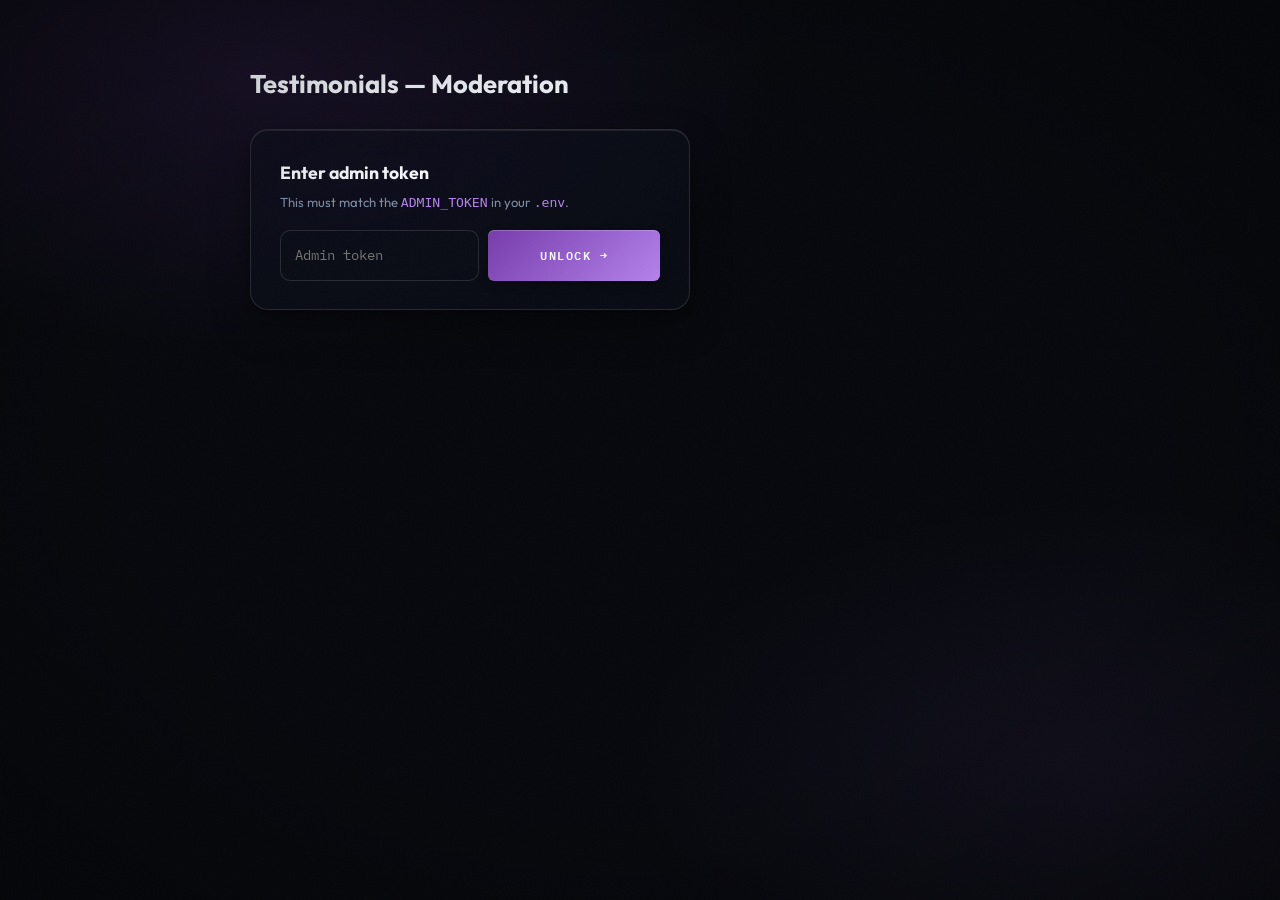
<file: templates/admin.html>
<!DOCTYPE html>
<html lang="en">
<head>
  <meta charset="UTF-8">
  <meta name="viewport" content="width=device-width, initial-scale=1.0">
  <meta name="robots" content="noindex, nofollow">
  <title>Admin — Testimonials Moderation</title>
  <link rel="stylesheet" href="/static/css/style.css">
  <link rel="icon" href="data:,">
</head>
<body class="admin-body">
  <main class="admin-wrap">
    <h1 class="admin-title">Testimonials — Moderation</h1>

    <!-- Login — shown until a valid token is entered -->
    <div id="admin-login" class="admin-card">
      <h2>Enter admin token</h2>
      <p class="admin-note">This must match the <code>ADMIN_TOKEN</code> in your <code>.env</code>.</p>
      <form id="admin-login-form" class="admin-login-form">
        <input type="password" id="admin-token" placeholder="Admin token" autocomplete="off" required>
        <button type="submit" class="btn-submit">Unlock →</button>
      </form>
      <div id="admin-login-status" class="form-status"></div>
    </div>

    <!-- Dashboard — shown after unlock -->
    <div id="admin-dash" hidden>
      <div class="admin-toolbar">
        <button id="admin-refresh" class="btn-ghost-sm" type="button">↻ Refresh</button>
        <button id="admin-logout" class="btn-ghost-sm" type="button">Lock</button>
      </div>

      <section>
        <h2>Pending <span id="pending-count" class="admin-badge">0</span></h2>
        <div id="pending-list" class="admin-list"></div>
      </section>

      <section>
        <h2>Published <span id="approved-count" class="admin-badge">0</span></h2>
        <div id="approved-list" class="admin-list"></div>
      </section>
    </div>
  </main>

  <script src="/static/js/admin.js"></script>
</body>
</html>
</file>
<file: static/css/style.css>
/* ==========================================================
   style.css — Portfolio Stylesheet
   Aesthetic: Noir Terminal × Editorial
   Fonts: IBM Plex Mono (code) + Outfit (display)
   ========================================================== */

/* ── Imports ─────────────────────────────────────────────── */
@import url('https://fonts.googleapis.com/css2?family=IBM+Plex+Mono:wght@300;400;500;600;700&family=Outfit:wght@300;400;500;600;700;800;900&display=swap');

/* ── CSS Variables — Purple (Figma) edition ───────── */
:root {
  /* Surface — deep midnight with a hint of blue, like carbon under cold lights */
  --bg-primary:    #06080d;
  --bg-secondary:  #0a0d14;
  --bg-surface:    #0e1018;
  --bg-elevated:   #141822;
  --border:        #1a2030;
  --border-hover:  #2a3550;

  /* Text — ghost white through brushed steel.
     Body text lifted from #a0b0c8 → #c8d4e3 for higher legibility; the prior
     value collapsed into the Aurora accent and made the page read greyish.
     Muted also lifted so labels/footnotes remain readable without competing. */
  --text-primary:  #f4f7fc;
  --text-secondary:#c8d4e3;
  --text-muted:    #7e8ca3;

  /* Accents — VIVID Horizon Blue + electric cyan. No more muddy navy. */
  --accent:        #763cac;
  --accent-dim:    rgba(118,60,172,0.22);
  --accent-glow:   0 0 32px rgba(118,60,172,0.55);
  --accent2:       #b482eb;
  --accent2-dim:   rgba(180,130,235,0.18);
  --accent2-glow:  0 0 28px rgba(180,130,235,0.5);
  --accent3:       #f59e0b;

  /* Purple — lifted from the Figma portfolio design (radial #320F85 → #763CAC) */
  --purple:        #763cac;
  --purple-deep:   #320f85;
  --purple-dim:    rgba(118,60,172,0.30);
  --purple-soft:   rgba(118,60,172,0.12);
  --purple-glow:   0 0 34px rgba(118,60,172,0.55);

  /* Glassmorphism theme tokens — DARK-tinted frost (light fills look grey
     on a dark theme). The translucency + blur read the particle field
     behind; the light border/highlight gives the glass edge sheen. */
  --glass-bg:          rgba(12,16,25,0.55);
  --glass-bg-strong:   rgba(20,26,38,0.68);
  --glass-border:      rgba(255,255,255,0.12);
  --glass-blur:        blur(16px) saturate(135%);
  --glass-blur-soft:   blur(9px) saturate(120%);
  --glass-shadow:      0 1px 2px rgba(0,0,0,0.28), 0 6px 16px rgba(0,0,0,0.30), 0 16px 40px rgba(0,0,0,0.30);
  --glass-highlight:   inset 0 1px 0 rgba(255,255,255,0.09);

  /* Tactile depth shadows — ambient + direct light, layered for realism */
  --shadow-rest:       0 1px 2px rgba(0,0,0,0.30), 0 4px 10px rgba(0,0,0,0.26);
  --shadow-lift:       0 2px 4px rgba(0,0,0,0.30), 0 10px 24px rgba(0,0,0,0.28), 0 22px 48px rgba(0,0,0,0.32);
  --shadow-press:      0 1px 2px rgba(0,0,0,0.42);

  /* Koenigsegg signature tokens */
  --steel:         #6b7891;
  --ghost:         #f7faff;
  --carbon-line:   rgba(255,255,255,0.03);

  /* Fonts */
  --font-mono:     'IBM Plex Mono', monospace;
  --font-display:  'Outfit', sans-serif;

  /* Spacing */
  --section-px:    clamp(1.5rem, 5vw, 6rem);
  --section-py:    clamp(4rem, 8vw, 8rem);

  /* Transitions */
  --ease-out:      cubic-bezier(0.16, 1, 0.3, 1);
  --ease-spring:   cubic-bezier(0.34, 1.56, 0.64, 1);
}

/* ── Reset ───────────────────────────────────────────────── */
*, *::before, *::after { margin: 0; padding: 0; box-sizing: border-box; }

html {
  scroll-behavior: smooth;
  scrollbar-width: thin;
  scrollbar-color: var(--accent2) var(--bg-primary);
  /* Fluid base font: 13px on 320px screen → 16px on 1440px+ */
  font-size: clamp(13px, 0.7rem + 0.5vw, 16px);
}

body {
  font-family: var(--font-display);
  background: var(--bg-primary);
  color: var(--text-primary);
  overflow-x: hidden;
  -webkit-font-smoothing: antialiased;
  line-height: 1.6;
}

a { color: inherit; text-decoration: none; }
img { max-width: 100%; display: block; }

/* ── Noise Overlay (grain texture) ───────────────────────── */
body::before {
  content: '';
  position: fixed;
  top: 0; left: 0;
  width: 100%; height: 100%;
  z-index: 9998;
  pointer-events: none;
  opacity: 0.025;
  background-image: url("data:image/svg+xml,%3Csvg viewBox='0 0 256 256' xmlns='http://www.w3.org/2000/svg'%3E%3Cfilter id='n'%3E%3CfeTurbulence type='fractalNoise' baseFrequency='0.9' numOctaves='4' stitchTiles='stitch'/%3E%3C/filter%3E%3Crect width='100%25' height='100%25' filter='url(%23n)'/%3E%3C/svg%3E");
  background-repeat: repeat;
}

/* ── Cursor Glow ─────────────────────────────────────────── */
#cursor-glow {
  position: fixed;
  width: 600px;
  height: 600px;
  border-radius: 50%;
  pointer-events: none;
  z-index: 9997;
  background: radial-gradient(circle, rgba(149,97,207,0.05) 0%, transparent 65%);
  transform: translate(-50%, -50%);
  transition: opacity 0.4s;
  will-change: left, top;
}

/* ── Particles Canvas ────────────────────────────────────── */
#particles-canvas {
  position: fixed;
  top: 0; left: 0;
  width: 100%; height: 100%;
  z-index: 0;
  pointer-events: none;
}

/* ==========================================================
   NAVIGATION
   ========================================================== */
nav {
  position: fixed;
  top: 0; left: 0; right: 0;
  z-index: 100;
  padding: 1rem var(--section-px);
  display: flex;
  justify-content: space-between;
  align-items: center;
  backdrop-filter: blur(24px) saturate(1.2);
  -webkit-backdrop-filter: blur(24px) saturate(1.2);
  background: rgba(6,6,11,0.75);
  border-bottom: 1px solid var(--border);
  transition: transform 0.5s var(--ease-out);
}
nav.hidden { transform: translateY(-100%); }

.logo {
  font-family: var(--font-mono);
  font-weight: 600;
  font-size: 1rem;
  color: var(--accent);
  text-shadow: var(--accent-glow);
  letter-spacing: -0.3px;
}
.logo .dim { color: var(--text-muted); font-weight: 400; }

.nav-links {
  display: flex;
  gap: clamp(1rem, 2.5vw, 2.5rem);
  align-items: center;
  flex-wrap: wrap;
}
.nav-links a {
  font-family: var(--font-mono);
  font-size: 0.72rem;
  font-weight: 500;
  text-transform: uppercase;
  letter-spacing: 2.5px;
  color: var(--text-secondary);
  position: relative;
  transition: color 0.3s;
}
.nav-links a::after {
  content: '';
  position: absolute;
  bottom: -6px; left: 0;
  width: 0; height: 1.5px;
  background: var(--accent);
  box-shadow: var(--accent-glow);
  transition: width 0.35s var(--ease-out);
}
.nav-links a:hover { color: var(--accent); }
.nav-links a:hover::after { width: 100%; }

.nav-status {
  display: flex;
  align-items: center;
  gap: 0.5rem;
  font-family: var(--font-mono);
  font-size: 0.68rem;
  font-weight: 500;
  color: var(--accent);
  letter-spacing: 0.5px;
}
.status-dot {
  width: 6px; height: 6px;
  background: var(--accent);
  border-radius: 50%;
  box-shadow: var(--accent-glow);
  animation: statusPulse 2.5s infinite;
}
@keyframes statusPulse {
  0%, 100% { opacity: 1; transform: scale(1); }
  50% { opacity: 0.4; transform: scale(1.8); }
}

/* ==========================================================
   HERO
   ========================================================== */
.hero {
  position: relative;
  z-index: 1;
  min-height: 100vh;
  display: flex;
  align-items: center;
  justify-content: space-between;
  gap: clamp(1.5rem, 3vw, 3rem);
  padding: calc(clamp(3rem, 5vw, 5rem) + 60px) var(--section-px) clamp(2rem, 4vw, 4rem);
}
.hero-content {
  max-width: 620px;
  flex-shrink: 0;
}

/* ── Hero Profile Image ──────────────────────────────────── */
.hero-image {
  position: relative;
  flex-shrink: 0;
  width: clamp(150px, 22vw, 320px);
  height: clamp(150px, 22vw, 320px);
  opacity: 0;
  animation: heroImageReveal 0.9s 0.8s var(--ease-out) forwards;
}

.hero-image img {
  width: 100%;
  height: 100%;
  object-fit: cover;
  border-radius: 16px;
  border: 2px solid var(--border);
  transition: border-color 0.4s var(--ease-out), box-shadow 0.4s var(--ease-out);
  position: relative;
  z-index: 2;
}

.hero-image:hover img {
  border-color: var(--accent);
  box-shadow: 0 0 40px rgba(149,97,207,0.15), 0 25px 60px rgba(0,0,0,0.5);
}

/* Decorative corner accents around the profile image */
.hero-image::before,
.hero-image::after {
  content: '';
  position: absolute;
  width: 60px;
  height: 60px;
  border-radius: 4px;
  z-index: 1;
  transition: all 0.4s var(--ease-out);
}

.hero-image::before {
  top: -10px;
  right: -10px;
  border-top: 2px solid var(--accent);
  border-right: 2px solid var(--accent);
  box-shadow: 4px -4px 20px rgba(149,97,207,0.1);
}

.hero-image::after {
  bottom: -10px;
  left: -10px;
  border-bottom: 2px solid var(--accent2);
  border-left: 2px solid var(--accent2);
  box-shadow: -4px 4px 20px rgba(118,60,172,0.1);
}

.hero-image:hover::before {
  top: -14px;
  right: -14px;
  box-shadow: 6px -6px 30px rgba(149,97,207,0.2);
}

.hero-image:hover::after {
  bottom: -14px;
  left: -14px;
  box-shadow: -6px 6px 30px rgba(118,60,172,0.2);
}

@keyframes heroImageReveal {
  from {
    opacity: 0;
    transform: scale(0.92) translateY(20px);
  }
  to {
    opacity: 1;
    transform: scale(1) translateY(0);
  }
}

.hero-tag {
  font-family: var(--font-mono);
  font-size: 0.72rem;
  font-weight: 500;
  color: var(--accent);
  letter-spacing: 3px;
  text-transform: uppercase;
  margin-bottom: 1.8rem;
  opacity: 0;
  animation: slideUp 0.7s 0.2s var(--ease-out) forwards;
}
.hero-tag::before { content: '> '; color: var(--accent2); }

.hero h1 {
  font-family: var(--font-display);
  font-size: clamp(2.8rem, 6.5vw, 5.2rem);
  font-weight: 800;
  line-height: 1.06;
  letter-spacing: -2.5px;
  margin-bottom: 2rem;
  opacity: 0;
  animation: slideUp 0.7s 0.4s var(--ease-out) forwards;
}
.hero h1 .line { display: block; }
.hero h1 .gradient {
  background: linear-gradient(135deg, var(--accent) 0%, var(--accent2) 100%);
  -webkit-background-clip: text;
  -webkit-text-fill-color: transparent;
  background-clip: text;
}

.hero-desc {
  font-size: clamp(0.88rem, 1.2vw, 1.1rem);
  font-weight: 400;
  color: var(--text-secondary);
  line-height: 1.85;
  max-width: 560px;
  margin-bottom: 2.8rem;
  opacity: 0;
  animation: slideUp 0.7s 0.6s var(--ease-out) forwards;
}

.hero-actions {
  display: flex;
  gap: 1rem;
  flex-wrap: wrap;
  opacity: 0;
  animation: slideUp 0.7s 0.8s var(--ease-out) forwards;
}

/* Buttons */
.btn {
  font-family: var(--font-mono);
  font-size: 0.76rem;
  font-weight: 600;
  letter-spacing: 1.5px;
  text-transform: uppercase;
  padding: 0.95rem 2rem;
  border: none;
  cursor: pointer;
  display: inline-flex;
  align-items: center;
  gap: 0.55rem;
  border-radius: 4px;
  transition: all 0.35s var(--ease-out);
}
.btn-primary {
  background: var(--accent);
  color: var(--bg-primary);
  box-shadow: var(--accent-glow);
}
.btn-primary:hover {
  transform: translateY(-2px);
  box-shadow: 0 0 50px rgba(149,97,207,0.5);
}
.btn-ghost {
  background: transparent;
  color: var(--text-primary);
  border: 1px solid var(--border);
}
.btn-ghost:hover {
  border-color: var(--accent2);
  color: var(--accent2);
  box-shadow: var(--accent2-glow);
}

/* Metrics */
.hero-metrics {
  display: flex;
  gap: clamp(1.5rem, 3.5vw, 3.5rem);
  margin-top: clamp(2.5rem, 5vw, 5rem);
  opacity: 0;
  animation: slideUp 0.7s 1s var(--ease-out) forwards;
}
.metric { border-left: 2px solid var(--border); padding-left: 1.4rem; }
.metric-value {
  font-family: var(--font-display);
  font-size: clamp(1.8rem, 3vw, 2.6rem);
  font-weight: 700;
  color: var(--accent);
  text-shadow: var(--accent-glow);
  line-height: 1;
}
.metric-label {
  font-family: var(--font-mono);
  font-size: 0.65rem;
  font-weight: 500;
  color: var(--text-muted);
  text-transform: uppercase;
  letter-spacing: 2px;
  margin-top: 0.4rem;
}

/* Terminal Decoration — now positioned below the profile image */
.hero-terminal {
  position: absolute;
  right: var(--section-px);
  bottom: 3rem;
  width: 440px;
  background: var(--bg-surface);
  border: 1px solid var(--border);
  border-radius: 10px;
  overflow: hidden;
  opacity: 0;
  animation: slideUp 0.9s 1.1s var(--ease-out) forwards;
  box-shadow: 0 30px 80px rgba(0,0,0,0.6);
}
.terminal-bar {
  display: flex;
  align-items: center;
  gap: 7px;
  padding: 11px 15px;
  background: var(--bg-elevated);
  border-bottom: 1px solid var(--border);
}
.terminal-dot { width: 10px; height: 10px; border-radius: 50%; }
.terminal-dot:nth-child(1) { background: #ff5f57; }
.terminal-dot:nth-child(2) { background: #febc2e; }
.terminal-dot:nth-child(3) { background: #28c840; }
.terminal-bar .title {
  font-family: var(--font-mono);
  font-size: 0.68rem;
  color: var(--text-muted);
  margin-left: 8px;
}
.terminal-body {
  padding: 1.2rem 1.4rem;
  font-family: var(--font-mono);
  font-size: 0.73rem;
  line-height: 2.1;
  color: var(--text-muted);
  min-height: 200px;
}
.terminal-body .cmd  { color: var(--accent); }
.terminal-body .flag { color: var(--accent2); }
.terminal-body .str  { color: var(--accent3); }
.terminal-body .cmt  { color: #2a2a40; }
.terminal-body .ok   { color: var(--accent); }
.typing-cursor {
  animation: blink 1s step-end infinite;
  color: var(--accent);
}
@keyframes blink {
  0%, 100% { opacity: 1; }
  50% { opacity: 0; }
}

/* ==========================================================
   SECTIONS — Common
   ========================================================== */
section {
  position: relative;
  z-index: 1;
  padding: var(--section-py) var(--section-px);
  max-width: 1400px;
  margin-left: auto;
  margin-right: auto;
  width: 100%;
}

.section-header { margin-bottom: 3.5rem; }
.section-label {
  font-family: var(--font-mono);
  font-size: 0.68rem;
  font-weight: 500;
  color: var(--accent2);
  text-transform: uppercase;
  letter-spacing: 4px;
  margin-bottom: 0.9rem;
}
.section-label::before { content: '// '; color: var(--text-muted); }
.section-title {
  font-family: var(--font-display);
  font-size: clamp(1.8rem, 3.5vw, 3rem);
  font-weight: 700;
  letter-spacing: -1.5px;
  line-height: 1.2;
  display: inline-block;
  padding-bottom: 0.7rem;
  border-bottom: 2px dashed rgba(118,60,172, 0.35);
}
.section-rule {
  width: 50px;
  height: 2.5px;
  background: linear-gradient(90deg, var(--accent), var(--accent2));
  margin-top: 1.1rem;
  border-radius: 2px;
}

/* Divider between sections */
section + section::before {
  content: '';
  position: absolute;
  top: 0; left: var(--section-px); right: var(--section-px);
  height: 1px;
  background: linear-gradient(90deg, transparent, var(--border), transparent);
}

/* ==========================================================
   ABOUT
   ========================================================== */
.about-grid {
  display: grid;
  grid-template-columns: repeat(auto-fit, minmax(min(300px, 100%), 1fr));
  gap: clamp(2rem, 4vw, 4rem);
  align-items: start;
}
.about-text p {
  color: var(--text-secondary);
  font-size: 1.05rem;
  line-height: 1.9;
  margin-bottom: 1.4rem;
}
.about-text strong { color: var(--text-primary); font-weight: 600; }

.about-cards { display: flex; flex-direction: column; gap: 1rem; }
.about-card {
  background: var(--bg-surface);
  border: 1px solid var(--border);
  border-radius: 10px;
  padding: 1.3rem 1.5rem;
  display: flex;
  align-items: center;
  gap: 1.2rem;
  transition: all 0.4s var(--ease-out);
}
.about-card:hover {
  border-color: var(--accent);
  transform: translateX(6px);
  box-shadow: -4px 0 20px rgba(149,97,207,0.1);
}
.about-card-icon {
  width: 44px; height: 44px;
  display: flex; align-items: center; justify-content: center;
  border-radius: 8px;
  font-size: 1.2rem;
  flex-shrink: 0;
}
.about-card-icon.devops    { background: var(--accent-dim); }
.about-card-icon.backend   { background: var(--accent2-dim); }
.about-card-icon.ai        { background: rgba(240,98,146,0.1); }
.about-card-icon.data      { background: rgba(149,97,207,0.08); }
.about-card-icon.analytics { background: rgba(118,60,172,0.08); }
.about-card h4 { font-size: 0.92rem; font-weight: 600; margin-bottom: 0.25rem; }
.about-card p  { font-size: 0.78rem; color: var(--text-secondary); line-height: 1.5; }

/* ==========================================================
   SKILLS
   ========================================================== */
.skills-grid {
  display: grid;
  grid-template-columns: repeat(auto-fit, minmax(min(260px, 100%), 1fr));
  gap: clamp(1rem, 1.5vw, 1.5rem);
}
.skill-group {
  background: var(--bg-surface);
  border: 1px solid var(--border);
  border-radius: 12px;
  padding: clamp(1.2rem, 2vw, 2.2rem);
  transition: all 0.4s var(--ease-out);
  position: relative;
  overflow: hidden;
}
.skill-group::after {
  content: '';
  position: absolute;
  top: 0; left: 0; right: 0;
  height: 2px;
  background: linear-gradient(90deg, var(--accent), var(--accent2));
  transform: scaleX(0);
  transform-origin: left;
  transition: transform 0.5s var(--ease-out);
}
.skill-group:hover::after { transform: scaleX(1); }
.skill-group:hover {
  border-color: var(--border-hover);
  transform: translateY(-3px);
  box-shadow: 0 20px 50px rgba(0,0,0,0.5);
}
.skill-group-header {
  display: flex;
  align-items: center;
  gap: 0.6rem;
  margin-bottom: 1.3rem;
  font-family: var(--font-display);
  font-size: 1.1rem;
  font-weight: 600;
}
.skill-group-header .icon { font-size: 1.2rem; }

.skill-tags { display: flex; flex-wrap: wrap; gap: 0.5rem; }
.skill-tag {
  font-family: var(--font-mono);
  font-size: 0.68rem;
  font-weight: 500;
  padding: 0.4rem 0.85rem;
  border: 1px solid var(--border);
  border-radius: 5px;
  color: var(--text-secondary);
  transition: all 0.3s var(--ease-out);
  cursor: default;
}
.skill-tag:hover {
  color: var(--accent);
  border-color: var(--accent);
  background: var(--accent-dim);
  box-shadow: var(--accent-glow);
  transform: translateY(-1px);
}

/* ==========================================================
   PROJECTS — Full-Height Card Carousel
   ========================================================== */

/* Break project section out of max-width constraint */
#projects {
  max-width: 100%;
  padding-left: 0;
  padding-right: 0;
}
#projects .section-header {
  padding: 0 var(--section-px);
  margin-bottom: 2.5rem;
}

.projects-carousel {
  position: relative;
  width: 100%;
  overflow: hidden;
}

/* Rail wire — runs through the peg holes at top of each card */
/* top: 14px = 28px track padding-top minus 14px peg half-height */
.projects-rail {
  position: absolute;
  top: 14px;
  left: 0; right: 0;
  height: 2px;
  background: linear-gradient(90deg,
    transparent 0%,
    var(--accent2) 4%,
    var(--accent2) 96%,
    transparent 100%
  );
  z-index: 2; /* behind pegs (z-index 10) so wire looks threaded through */
  pointer-events: none;
}
/* Anchor knobs at each end of the wire */
.projects-rail::before,
.projects-rail::after {
  content: '';
  position: absolute;
  top: 50%;
  transform: translateY(-50%);
  width: 10px; height: 10px;
  border-radius: 50%;
  background: var(--accent2);
  box-shadow: 0 0 14px var(--accent2), 0 0 28px rgba(118,60,172,0.5);
}
.projects-rail::before { left: 2rem; }
.projects-rail::after  { right: 2rem; }

.projects-track {
  display: flex;
  gap: clamp(1rem, 1.8vw, 1.8rem);
  overflow-x: auto;
  scroll-snap-type: x mandatory;
  scroll-behavior: smooth;
  -webkit-overflow-scrolling: touch;
  padding: 28px var(--section-px) 2rem; /* 28px top so pegs have room to poke above */
  cursor: grab;
}
.projects-track:active,
.projects-track.dragging {
  cursor: grabbing;
  user-select: none;
}
/* Thin accent scrollbar */
.projects-track::-webkit-scrollbar { height: 3px; }
.projects-track::-webkit-scrollbar-track { background: var(--bg-secondary); }
.projects-track::-webkit-scrollbar-thumb { background: var(--accent2); border-radius: 2px; }

/* ── Card ── */
.project-card {
  flex: 0 0 clamp(320px, 48vw, 560px);
  min-height: clamp(460px, 68vh, 640px);
  scroll-snap-align: start;
  /* Solid bg — no backdrop-filter (kills performance with multiple cards) */
  background: var(--bg-surface);
  border: 1px solid var(--border);
  border-radius: 14px;
  overflow: visible; /* allow peg ring to poke above card top */
  display: flex;
  flex-direction: column;
  transition: border-color 0.4s var(--ease-out), box-shadow 0.4s var(--ease-out);
  position: relative;
  will-change: transform;
}
.project-card:hover {
  border-color: var(--accent2);
  box-shadow: 0 0 0 1px var(--accent2), 0 30px 60px rgba(0,0,0,0.6);
}

/* Card header — dark block where the rail wire passes through */
.project-card-header {
  background: var(--bg-primary);
  border-bottom: 1px solid var(--border);
  border-left: 3px solid var(--accent2);
  border-radius: 14px 14px 0 0; /* match card radius now that overflow:visible */
  padding: clamp(1.2rem, 2vw, 1.8rem) clamp(1.2rem, 2.5vw, 2rem);
  padding-top: clamp(1.6rem, 2.5vw, 2rem); /* extra top so content clears the peg */
  flex-shrink: 0;
  position: relative;
  z-index: 3;
  overflow: hidden; /* clip the ::after bar within header */
  transition: border-left-color 0.4s;
}
.project-card:hover .project-card-header {
  border-left-color: var(--accent);
}

/* ── Peg / Hole — ring that the wire threads through ── */
.project-peg {
  position: absolute;
  top: -14px;       /* protrudes 14px above card top — rail is at this center */
  left: 50%;
  transform: translateX(-50%);
  width: 28px; height: 28px;
  border-radius: 50%;
  background: var(--bg-elevated);
  border: 2.5px solid var(--accent2);
  box-shadow:
    0 0 10px rgba(118,60,172,0.8),
    0 0 22px rgba(118,60,172,0.3),
    inset 0 0 6px rgba(0,0,0,0.9);
  z-index: 10;
  transition: border-color 0.4s, box-shadow 0.4s;
}
/* Inner dark hole */
.project-peg::before {
  content: '';
  position: absolute;
  top: 50%; left: 50%;
  transform: translate(-50%, -50%);
  width: 10px; height: 10px;
  border-radius: 50%;
  background: var(--bg-primary);
  box-shadow: inset 0 1px 3px rgba(0,0,0,0.8);
}
/* Glint highlight */
.project-peg::after {
  content: '';
  position: absolute;
  top: 4px; left: 7px;
  width: 5px; height: 3px;
  border-radius: 50%;
  background: rgba(255,255,255,0.15);
}
.project-card:hover .project-peg {
  border-color: var(--accent);
  box-shadow:
    0 0 14px rgba(149,97,207,0.8),
    0 0 28px rgba(149,97,207,0.3),
    inset 0 0 6px rgba(0,0,0,0.9);
}

/* Top gradient accent line on hover (replaces expensive radial-gradient mouse track) */
.project-card::after {
  content: '';
  position: absolute;
  top: 0; left: 0; right: 0;
  height: 2px;
  background: linear-gradient(90deg, var(--accent), var(--accent2));
  transform: scaleX(0);
  transform-origin: left;
  transition: transform 0.5s var(--ease-out);
  z-index: 5;
}
.project-card:hover::after { transform: scaleX(1); }

/* Card body — scrollable content */
.project-card-body {
  flex: 1;
  padding: clamp(1.2rem, 2.5vw, 2rem);
  display: flex;
  flex-direction: column;
  position: relative;
  z-index: 1;
}
.project-card::before {
  content: '';
  position: absolute;
  inset: 0;
  background: radial-gradient(600px circle at var(--mouse-x, 50%) var(--mouse-y, 50%), rgba(149,97,207,0.04), transparent 50%);
  opacity: 0;
  transition: opacity 0.4s;
  pointer-events: none;
}
.project-card:hover::before { opacity: 1; }
.project-card:hover {
  border-color: var(--border-hover);
  transform: translateY(-4px);
  box-shadow: 0 30px 70px rgba(0,0,0,0.45);
}

.project-number {
  font-family: var(--font-mono);
  font-size: 0.65rem;
  font-weight: 500;
  color: var(--accent2);
  letter-spacing: 3px;
  text-transform: uppercase;
  margin-bottom: 0.5rem;
}
.project-number::before { content: '// '; color: var(--text-muted); }

.project-card h3 {
  font-family: var(--font-display);
  font-size: clamp(1.05rem, 1.8vw, 1.3rem);
  font-weight: 700;
  line-height: 1.25;
  letter-spacing: -0.3px;
}
.project-card p {
  font-size: 0.86rem;
  color: var(--text-secondary);
  line-height: 1.8;
  margin-bottom: 1.3rem;
  flex: 1;
}
.project-tech { display: flex; flex-wrap: wrap; gap: 0.45rem; margin-bottom: 0.5rem; }
.project-tech span {
  font-family: var(--font-mono);
  font-size: 0.62rem;
  font-weight: 500;
  padding: 0.3rem 0.65rem;
  background: var(--accent2-dim);
  border: 1px solid rgba(118,60,172,0.15);
  border-radius: 3px;
  color: var(--accent2);
}
.project-link {
  display: inline-flex;
  align-items: center;
  gap: 0.4rem;
  margin-top: 1rem;
  font-family: var(--font-mono);
  font-size: 0.72rem;
  font-weight: 600;
  color: var(--accent);
  text-decoration: none;
  letter-spacing: 0.05em;
  border-top: 1px dashed var(--border);
  padding-top: 1rem;
  width: 100%;
  transition: color 0.3s;
}
.project-link:hover { color: var(--accent2); }

/* ==========================================================
   EXPERIENCE TIMELINE
   ========================================================== */
.timeline { position: relative; padding-left: 2.8rem; }
.timeline::before {
  content: '';
  position: absolute;
  left: 0; top: 0; bottom: 0;
  width: 1.5px;
  background: linear-gradient(180deg, var(--accent), var(--accent2), transparent);
}
.timeline-item {
  position: relative;
  margin-bottom: 3rem;
}
.timeline-item::before {
  content: '';
  position: absolute;
  left: -2.8rem; top: 7px;
  width: 10px; height: 10px;
  border-radius: 50%;
  background: var(--accent);
  box-shadow: var(--accent-glow);
  transform: translateX(-4.25px);
}
.timeline-date {
  font-family: var(--font-mono);
  font-size: 0.68rem;
  font-weight: 500;
  color: var(--accent);
  letter-spacing: 1.5px;
  margin-bottom: 0.4rem;
}
.timeline-item h3 {
  font-family: var(--font-display);
  font-size: 1.25rem;
  font-weight: 600;
  margin-bottom: 0.2rem;
}
.timeline-item h4 {
  font-size: 0.88rem;
  color: var(--accent2);
  font-weight: 400;
  margin-bottom: 0.65rem;
}
.timeline-item p {
  font-size: 0.9rem;
  color: var(--text-secondary);
  line-height: 1.75;
  max-width: 600px;
}

/* ==========================================================
   CONTACT
   ========================================================== */
.contact-grid {
  display: grid;
  grid-template-columns: repeat(auto-fit, minmax(min(300px, 100%), 1fr));
  gap: clamp(2rem, 4vw, 4rem);
}
.contact-info h3 {
  font-family: var(--font-display);
  font-size: clamp(1.4rem, 2.5vw, 2.1rem);
  font-weight: 700;
  letter-spacing: -0.5px;
  margin-bottom: 1.2rem;
  line-height: 1.25;
}
.contact-info p {
  color: var(--text-secondary);
  line-height: 1.85;
  margin-bottom: 2rem;
}
.contact-links { display: flex; flex-flow: row wrap; gap: 0.9rem; }
.contact-link {
  display: grid;
  place-items: center;
  width: 52px;
  height: 52px;
  color: var(--text-secondary);
  border-radius: 12px;
  border: 1px solid var(--glass-border);
  background: var(--glass-bg);
  -webkit-backdrop-filter: var(--glass-blur-soft);
  backdrop-filter: var(--glass-blur-soft);
  transition: all 0.3s var(--ease-out);
}
.contact-link:hover {
  color: var(--accent);
  border-color: var(--accent);
  box-shadow: var(--accent-glow);
  transform: translateY(-3px);
}
.contact-link-icon {
  display: grid;
  place-items: center;
}
.contact-link-icon svg {
  width: 22px;
  height: 22px;
  display: block;
}

.contact-form {
  background: var(--bg-surface);
  border: 1px solid var(--border);
  border-radius: 12px;
  padding: clamp(1.2rem, 2vw, 2.2rem);
}
.form-group { margin-bottom: 1.3rem; }
.form-group label {
  font-family: var(--font-mono);
  font-size: 0.65rem;
  font-weight: 500;
  text-transform: uppercase;
  letter-spacing: 2.5px;
  color: var(--text-muted);
  display: block;
  margin-bottom: 0.45rem;
}
.form-group input,
.form-group textarea {
  width: 100%;
  background: var(--bg-primary);
  border: 1px solid var(--border);
  border-radius: 6px;
  padding: 0.9rem 1.1rem;
  color: var(--text-primary);
  font-family: var(--font-display);
  font-size: 0.92rem;
  outline: none;
  transition: border-color 0.3s, box-shadow 0.3s;
}
.form-group input:focus,
.form-group textarea:focus {
  border-color: var(--accent);
  box-shadow: 0 0 0 3px var(--accent-dim);
}
.form-group textarea { min-height: 110px; resize: vertical; }

.btn-submit {
  display: inline-flex;
  align-items: center;
  justify-content: center;
  font-family: var(--font-mono);
  font-size: 0.76rem;
  font-weight: 600;
  letter-spacing: 1.5px;
  text-transform: uppercase;
  padding: 0.95rem 2rem;
  width: 100%;
  border: none;
  border-radius: 6px;
  cursor: pointer;
  background: linear-gradient(135deg, var(--accent), var(--accent2));
  color: var(--bg-primary);
  transition: all 0.35s var(--ease-out);
}
.btn-submit:hover {
  transform: translateY(-2px);
  box-shadow: 0 0 40px rgba(149,97,207,0.25), 0 0 40px rgba(118,60,172,0.25);
}
.btn-submit:disabled {
  opacity: 0.5;
  cursor: not-allowed;
  transform: none;
}

/* Form feedback */
.form-status {
  font-family: var(--font-mono);
  font-size: 0.78rem;
  margin-top: 1rem;
  padding: 0.8rem 1rem;
  border-radius: 6px;
  display: none;
}
.form-status.success {
  display: block;
  background: var(--accent-dim);
  color: var(--accent);
  border: 1px solid rgba(149,97,207,0.2);
}
.form-status.error {
  display: block;
  background: rgba(240,98,146,0.08);
  color: var(--accent3);
  border: 1px solid rgba(240,98,146,0.15);
}

/* ==========================================================
   TICKER STRIP
   ========================================================== */
.ticker-strip {
  overflow: hidden;
  white-space: nowrap;
  background: var(--bg-elevated);
  border-top: 1px solid var(--accent2);
  border-bottom: 1px solid var(--accent2);
  padding: 0.9rem 0;
  position: relative;
  z-index: 1;
}
.ticker-track {
  display: inline-flex;
  animation: tickerScroll 28s linear infinite;
  will-change: transform;
}
.ticker-strip:hover .ticker-track {
  animation-play-state: paused;
}
.ticker-item {
  font-family: var(--font-mono);
  font-size: 0.72rem;
  font-weight: 500;
  letter-spacing: 2.5px;
  text-transform: uppercase;
  color: var(--text-secondary);
  padding: 0 1.8rem;
}
.ticker-item .t-accent  { color: var(--accent); }
.ticker-item .t-accent2 { color: var(--accent2); }
.ticker-sep {
  color: var(--accent2);
  opacity: 0.5;
  padding: 0 0.4rem;
}
@keyframes tickerScroll {
  from { transform: translateX(0); }
  to   { transform: translateX(-50%); }
}

/* ==========================================================
   FOOTER
   ========================================================== */
footer {
  position: relative;
  z-index: 1;
  padding: 2.5rem var(--section-px);
  border-top: 1px solid var(--border);
  display: flex;
  justify-content: space-between;
  align-items: center;
}
footer span {
  font-family: var(--font-mono);
  font-size: 0.7rem;
  color: var(--text-muted);
}
.footer-links { display: flex; gap: 2rem; }
.footer-links a {
  font-family: var(--font-mono);
  font-size: 0.7rem;
  color: var(--text-muted);
  transition: color 0.3s;
}
.footer-links a:hover { color: var(--accent); }

/* ==========================================================
   ANIMATIONS
   ========================================================== */
@keyframes slideUp {
  from { opacity: 0; transform: translateY(30px); }
  to   { opacity: 1; transform: translateY(0); }
}
@keyframes slideLeft {
  from { opacity: 0; transform: translate(40px, -50%); }
  to   { opacity: 1; transform: translate(0, -50%); }
}

/* Scroll reveal */
.reveal {
  opacity: 0;
  transform: translateY(40px) scale(0.98);
  transition: opacity 0.7s var(--ease-out), transform 0.7s var(--ease-out);
}
.reveal.visible {
  opacity: 1;
  transform: translateY(0) scale(1);
}
.reveal.delay-1 { transition-delay: 0.1s; }
.reveal.delay-2 { transition-delay: 0.2s; }
.reveal.delay-3 { transition-delay: 0.3s; }

/* ==========================================================
   RESPONSIVE — structural flips only; sizes are fluid via clamp()
   ========================================================== */

/* ── Hide terminal on smaller screens ── */
@media (max-width: 1100px) {
  .hero-terminal { display: none; }
}

/* ── Hero: stack vertically when viewport is too narrow for side-by-side ── */
@media (max-width: 750px) {
  .hero {
    flex-direction: column;
    text-align: center;
    gap: clamp(1.5rem, 3vw, 2.5rem);
    padding-top: calc(3.5rem + 60px);
  }
  .hero-content        { max-width: 100%; }
  .hero-image          { order: -1; }
  .hero-desc           { margin-left: auto; margin-right: auto; }
  .hero-actions        { justify-content: center; flex-direction: column; align-items: center; width: 100%; }
  .hero-actions .btn   { width: 100%; justify-content: center; }
  .hero-metrics        { justify-content: center; flex-wrap: wrap; }
}

/* ── Nav: hide status indicator on narrow screens ── */
@media (max-width: 600px) {
  nav .nav-status { display: none; }
  nav .nav-links a { letter-spacing: 1px; }
}

/* ── Footer: stack on small screens ── */
@media (max-width: 500px) {
  footer             { flex-direction: column; gap: 1rem; text-align: center; }
  .footer-links      { justify-content: center; flex-wrap: wrap; }
}

/* ── Touch devices — disable hover transforms ── */
@media (hover: none) {
  .about-card:hover   { transform: none; box-shadow: none; }
  .project-card:hover { transform: none; box-shadow: none; }
  .skill-group:hover  { transform: none; box-shadow: none; }
  .skill-tag:hover    { transform: none; }
  .btn-primary:hover  { transform: none; }
  .btn-submit:hover   { transform: none; }
}

/* ==========================================================
   ░░  COSMIC POLISH LAYER
   Deep-space backdrop, orbital ring on hero, GPU-smooth motion,
   reduced-motion + mobile optimizations. Appended last so it
   wins specificity ties cleanly.
   ========================================================== */

/* ── Deep-space nebula backdrop ─────────────────────────────
   Three soft radial glows layered behind everything. Pure CSS,
   no extra DOM. Sits beneath the particle canvas (which is z:0). */
body {
  background:
    radial-gradient(ellipse 70% 55% at 18% 12%,  rgba(118,60,172,0.13) 0%, transparent 60%),
    radial-gradient(ellipse 60% 50% at 82% 78%,  rgba(149,97,207,0.09)   0%, transparent 62%),
    radial-gradient(ellipse 90% 60% at 50% 110%, rgba(240,98,146,0.07)  0%, transparent 65%),
    var(--bg-primary);
  background-attachment: fixed;
}

/* Push particle canvas behind nebula glows but ahead of solid bg.
   Drop it slightly so nebula reads as deeper space. */
#particles-canvas {
  z-index: 0;
  opacity: 0.95;
}

/* Soft vignette to focus the eye on content */
body::after {
  content: '';
  position: fixed;
  inset: 0;
  z-index: 1;
  pointer-events: none;
  background: radial-gradient(ellipse at center, transparent 50%, rgba(0,0,0,0.35) 100%);
}

/* Make sure content sits above the vignette */
nav, section, footer, .ticker-strip, #cursor-glow { z-index: 2; }
nav { z-index: 100; }
#cursor-glow { z-index: 9997; }

/* ── Cursor glow: cosmic dual-tone, GPU-only transform ──── */
#cursor-glow {
  background:
    radial-gradient(circle, rgba(149,97,207,0.07) 0%, transparent 55%),
    radial-gradient(circle, rgba(118,60,172,0.05) 0%, transparent 70%);
  mix-blend-mode: screen;
  will-change: transform;
}

/* ── Orbital ring around hero image ───────────────────────
   Two slow counter-rotating rings, single comet dot orbiting. */
.hero-image {
  /* Give the ring breathing room without resizing the image */
  isolation: isolate;
}
.hero-image::before { z-index: 0; }
.hero-image::after  { z-index: 0; }

.hero-image img {
  position: relative;
  z-index: 3;
}

/* Outer orbit (slow, dashed) */
.hero-image > .orbit,
.hero-image .orbit {
  position: absolute;
  inset: -28px;
  border-radius: 50%;
  border: 1px dashed rgba(118,60,172,0.35);
  z-index: 1;
  pointer-events: none;
  animation: orbitSpin 36s linear infinite;
}
.hero-image .orbit-inner {
  position: absolute;
  inset: -12px;
  border-radius: 50%;
  border: 1px solid rgba(149,97,207,0.18);
  z-index: 1;
  pointer-events: none;
  animation: orbitSpinReverse 24s linear infinite;
}
/* Comet dot riding the outer orbit */
.hero-image .orbit::before {
  content: '';
  position: absolute;
  top: -4px; left: 50%;
  width: 8px; height: 8px;
  border-radius: 50%;
  background: var(--accent);
  box-shadow: 0 0 14px var(--accent), 0 0 28px rgba(149,97,207,0.5);
  transform: translateX(-50%);
}

@keyframes orbitSpin        { to { transform: rotate(360deg); } }
@keyframes orbitSpinReverse { to { transform: rotate(-360deg); } }

/* Soft halo behind the avatar that breathes */
.hero-image > .halo,
.hero-image .halo {
  position: absolute;
  inset: -45px;
  border-radius: 50%;
  background: radial-gradient(circle, rgba(118,60,172,0.18) 0%, transparent 60%);
  z-index: 0;
  pointer-events: none;
  filter: blur(8px);
  animation: haloPulse 6s ease-in-out infinite;
}
@keyframes haloPulse {
  0%, 100% { opacity: 0.55; transform: scale(1); }
  50%      { opacity: 0.95; transform: scale(1.06); }
}

/* ── Section title: cosmic underline upgrade ────────────── */
.section-title {
  position: relative;
}
.section-title::after {
  content: '';
  position: absolute;
  left: 0; right: 0; bottom: -2px;
  height: 1px;
  background: linear-gradient(90deg,
    transparent 0%,
    rgba(149,97,207,0.6) 25%,
    rgba(118,60,172,0.6) 75%,
    transparent 100%);
  filter: blur(0.3px);
  opacity: 0.7;
}

/* ── Card hover refinement — smoother, GPU-only ───────── */
.about-card,
.skill-group,
.project-card,
.contact-link,
.skill-tag,
.btn,
.btn-submit {
  transform: translateZ(0);
  backface-visibility: hidden;
}

/* Add a soft inner highlight on hover for the "in a beam of starlight" feel */
.skill-group::before,
.about-card::before {
  content: '';
  position: absolute;
  inset: 0;
  border-radius: inherit;
  background: radial-gradient(140% 80% at 50% -10%, rgba(255,255,255,0.04), transparent 60%);
  opacity: 0;
  transition: opacity 0.5s var(--ease-out);
  pointer-events: none;
}
.skill-group, .about-card { position: relative; overflow: hidden; }
.skill-group:hover::before,
.about-card:hover::before { opacity: 1; }

/* ── Scroll perf: keep offscreen sections cheap ────────── */
section { content-visibility: auto; contain-intrinsic-size: 800px; }

/* ── Smoothness: scrollbar styling ─────────────────────── */
::-webkit-scrollbar { width: 8px; height: 8px; }
::-webkit-scrollbar-track { background: var(--bg-primary); }
::-webkit-scrollbar-thumb {
  background: linear-gradient(180deg, var(--accent2), var(--accent));
  border-radius: 4px;
}

/* ── Mobile: dial back heavy effects for buttery scrolling ─ */
@media (max-width: 768px) {
  /* Nebula is the most expensive paint on mobile — slim it */
  body {
    background:
      radial-gradient(ellipse 90% 50% at 50% 0%,  rgba(118,60,172,0.12) 0%, transparent 65%),
      radial-gradient(ellipse 90% 50% at 50% 100%, rgba(149,97,207,0.07)  0%, transparent 65%),
      var(--bg-primary);
    background-attachment: scroll; /* fixed is jank on iOS */
  }
  /* Soften shadows that cost a lot on low-power GPUs */
  .skill-group:hover,
  .project-card:hover,
  .about-card:hover { box-shadow: 0 10px 30px rgba(0,0,0,0.4); }

  /* Backdrop blur in nav is heavy; reduce strength */
  nav {
    backdrop-filter: blur(14px) saturate(1.1);
    -webkit-backdrop-filter: blur(14px) saturate(1.1);
  }

  /* Disable cursor glow on touch */
  #cursor-glow { display: none; }

  /* Shrink the orbital ring so it doesn't overflow narrow screens */
  .hero-image .orbit       { inset: -16px; }
  .hero-image .orbit-inner { inset: -8px; }
  .hero-image .halo        { inset: -22px; }

  /* Vignette is wasted paint on small screens */
  body::after { display: none; }
}

/* ── Coarse pointers: kill orbit comet (looks off without a mouse) ── */
@media (pointer: coarse) {
  .hero-image .orbit::before { display: none; }
}

/* ==========================================================
   ░░  PURPLE THEME LAYER (Figma #763CAC)
   Replaces the cosmic nebula with a Koenigsegg-edition surface:
   carbon-fiber weave overlay, blueprint precision grid, Tegel
   diamond accent, and aurora-blue glow ambiance. Sits after the
   cosmic block so the overrides win cleanly.
   ========================================================== */

/* Override body backdrop — deep midnight, two cool glows, no nebula */
body {
  background:
    radial-gradient(ellipse 65% 50% at 20% 8%,  rgba(118,60,172,0.18) 0%, transparent 62%),
    radial-gradient(ellipse 55% 45% at 85% 85%, rgba(149,97,207,0.08) 0%, transparent 65%),
    var(--bg-primary);
  background-attachment: fixed;
  position: relative;
}

/* Subtle grain only — carbon weave removed for a clean background */
body::before {
  background-image:
    url("data:image/svg+xml,%3Csvg viewBox='0 0 256 256' xmlns='http://www.w3.org/2000/svg'%3E%3Cfilter id='n'%3E%3CfeTurbulence type='fractalNoise' baseFrequency='0.9' numOctaves='4' stitchTiles='stitch'/%3E%3C/filter%3E%3Crect width='100%25' height='100%25' filter='url(%23n)'/%3E%3C/svg%3E");
  background-size: 256px 256px;
  opacity: 0.025;
}

/* Soft purple ambient glows only — grid removed for a clean background */
body {
  background-image:
    radial-gradient(ellipse 65% 50% at 20% 8%,  rgba(118,60,172,0.16) 0%, transparent 62%),
    radial-gradient(ellipse 55% 45% at 85% 85%, rgba(149,97,207,0.08) 0%, transparent 65%);
  background-size: auto, auto;
  background-color: var(--bg-primary);
}

/* Tegel diamond — Swedish heritage accent in section labels */
.section-label::after {
  content: '';
  display: inline-block;
  width: 8px;
  height: 8px;
  margin-left: 12px;
  margin-bottom: 1px;
  background: var(--accent2);
  transform: rotate(45deg);
  box-shadow: 0 0 8px rgba(149,97,207,0.5);
  vertical-align: middle;
}

/* Section title underline — re-tinted aurora */
.section-title::after {
  background: linear-gradient(90deg,
    transparent 0%,
    rgba(118,60,172,0.7) 25%,
    rgba(149,97,207,0.7) 75%,
    transparent 100%);
}

/* Status dot — colder pulse */
.status-dot {
  box-shadow: 0 0 12px rgba(149,97,207,0.6);
}

/* Hero h1 gradient line — aurora sweep */
.hero h1 .gradient {
  background: linear-gradient(110deg, var(--accent2) 0%, var(--ghost) 50%, var(--accent) 100%);
  -webkit-background-clip: text;
  background-clip: text;
}

/* Hero stat numbers — speedometer styling */
.metric-value {
  color: var(--ghost);
  font-variant-numeric: tabular-nums;
  letter-spacing: -1.2px;
  text-shadow: 0 0 18px rgba(149,97,207,0.35);
}
.metric { border-left-color: var(--accent2); }

/* Primary button — Aurora ingot */
.btn-primary {
  background: linear-gradient(135deg, var(--accent) 0%, var(--accent2) 100%);
  color: var(--ghost);
  box-shadow: 0 0 28px rgba(118,60,172,0.4), inset 0 1px 0 rgba(255,255,255,0.15);
}
.btn-primary:hover {
  box-shadow: 0 0 42px rgba(149,97,207,0.5), inset 0 1px 0 rgba(255,255,255,0.2);
}

/* Ghost-outline button — brushed steel border */
.btn-ghost {
  border-color: var(--steel);
  color: var(--ghost);
}
.btn-ghost:hover {
  border-color: var(--accent2);
  color: var(--accent2);
  background: rgba(149,97,207,0.05);
}

/* Submit button — aurora gradient ingot */
.btn-submit {
  background: linear-gradient(135deg, var(--accent), var(--accent2));
  color: var(--ghost);
}
.btn-submit:hover {
  box-shadow: 0 0 40px rgba(118,60,172,0.35), 0 0 40px rgba(149,97,207,0.25);
}

/* Ticker strip — brushed-steel band with aurora separators */
.ticker-strip {
  background: linear-gradient(180deg, var(--bg-elevated) 0%, var(--bg-secondary) 100%);
  border-color: rgba(118,60,172,0.5);
}
.ticker-item .t-accent  { color: var(--accent2); }
.ticker-item .t-accent2 { color: var(--ghost); }
.ticker-sep { color: var(--accent2); }

/* Project rail — aurora wire */
.projects-rail {
  background: linear-gradient(90deg,
    transparent 0%,
    var(--accent) 4%,
    var(--accent2) 50%,
    var(--accent) 96%,
    transparent 100%);
}
.projects-rail::before,
.projects-rail::after {
  background: var(--accent2);
  box-shadow: 0 0 14px var(--accent2), 0 0 28px rgba(149,97,207,0.5);
}
.project-peg { border-color: var(--accent2); }
.project-card:hover .project-peg {
  border-color: var(--accent);
  box-shadow: 0 0 14px rgba(118,60,172,0.8), 0 0 28px rgba(149,97,207,0.3), inset 0 0 6px rgba(0,0,0,0.9);
}

/* Cursor glow — aurora pair */
#cursor-glow {
  background:
    radial-gradient(circle, rgba(118,60,172,0.08)  0%, transparent 55%),
    radial-gradient(circle, rgba(149,97,207,0.06) 0%, transparent 70%);
}

/* Hero orbital ring — keep but switch to aurora */
.hero-image .orbit       { border-color: rgba(149,97,207,0.4); }
.hero-image .orbit-inner { border-color: rgba(118,60,172,0.3); }
.hero-image .orbit::before {
  background: var(--accent2);
  box-shadow: 0 0 14px var(--accent2), 0 0 28px rgba(149,97,207,0.5);
}
.hero-image .halo {
  background: radial-gradient(circle, rgba(118,60,172,0.22) 0%, transparent 60%);
}

/* Hero image corner accents — aurora pair */
.hero-image::before {
  border-top-color: var(--accent2);
  border-right-color: var(--accent2);
  box-shadow: 4px -4px 20px rgba(149,97,207,0.18);
}
.hero-image::after {
  border-bottom-color: var(--accent);
  border-left-color: var(--accent);
  box-shadow: -4px 4px 20px rgba(118,60,172,0.18);
}

/* Timeline accent — aurora */
.timeline::before {
  background: linear-gradient(180deg, var(--accent2), var(--accent), transparent);
}
.timeline-item::before {
  background: var(--accent2);
  box-shadow: 0 0 14px rgba(149,97,207,0.6);
}

/* Logo — ghost white with cyan dim */
.logo { color: var(--ghost); text-shadow: 0 0 18px rgba(149,97,207,0.35); }
.logo .dim { color: var(--accent); }

/* Nav links hover — aurora */
.nav-links a:hover { color: var(--accent2); }
.nav-links a::after {
  background: var(--accent2);
  box-shadow: 0 0 14px rgba(149,97,207,0.5);
}

/* Nav status — cold blue */
.nav-status { color: var(--accent2); }

/* Form focus — aurora ring */
.form-group input:focus,
.form-group textarea:focus {
  border-color: var(--accent2);
  box-shadow: 0 0 0 3px rgba(149,97,207,0.18);
}

/* ==========================================================
   ░░  RESUME VIEWER MODAL
   Aurora-framed fullscreen viewer. Hidden by default, lifts in
   with a cinematic scale + blur. Close via ESC, backdrop, or X.
   ========================================================== */
.resume-modal {
  position: fixed;
  inset: 0;
  z-index: 9999;
  display: grid;
  place-items: center;
  padding: clamp(1rem, 3vw, 2rem);
  visibility: hidden;
  opacity: 0;
  pointer-events: none;
  transition: opacity 0.35s var(--ease-out), visibility 0s linear 0.35s;
}
.resume-modal.is-open {
  visibility: visible;
  opacity: 1;
  pointer-events: auto;
  transition: opacity 0.35s var(--ease-out), visibility 0s linear 0s;
}

.resume-modal-backdrop {
  position: absolute;
  inset: 0;
  background:
    radial-gradient(ellipse 60% 50% at 50% 50%, rgba(118,60,172,0.18), transparent 70%),
    rgba(6,8,13,0.78);
  backdrop-filter: blur(14px) saturate(1.1);
  -webkit-backdrop-filter: blur(14px) saturate(1.1);
  cursor: pointer;
}

.resume-modal-frame {
  position: relative;
  width: min(1100px, 100%);
  height: min(92vh, 1200px);
  background:
    linear-gradient(180deg, rgba(180,130,235,0.04), transparent 30%),
    var(--bg-surface);
  border: 1px solid var(--accent2);
  border-radius: 14px;
  box-shadow:
    0 60px 120px rgba(0,0,0,0.65),
    0 0 0 1px rgba(180,130,235,0.15),
    0 0 80px rgba(118,60,172,0.25),
    inset 0 1px 0 rgba(255,255,255,0.05);
  display: flex;
  flex-direction: column;
  overflow: hidden;
  transform: scale(0.94) translateY(20px);
  opacity: 0;
  transition: transform 0.45s var(--ease-spring), opacity 0.35s var(--ease-out);
}
.resume-modal.is-open .resume-modal-frame {
  transform: scale(1) translateY(0);
  opacity: 1;
}

/* Aurora corner brackets — hypercar precision marks at each corner */
.rm-corner {
  position: absolute;
  width: 30px;
  height: 30px;
  pointer-events: none;
  z-index: 2;
}
.rm-corner-tl { top: -1px;    left: -1px;    border-top:    2px solid var(--accent2); border-left:   2px solid var(--accent2); border-top-left-radius: 14px; }
.rm-corner-tr { top: -1px;    right: -1px;   border-top:    2px solid var(--accent);  border-right:  2px solid var(--accent);  border-top-right-radius: 14px; }
.rm-corner-bl { bottom: -1px; left: -1px;    border-bottom: 2px solid var(--accent);  border-left:   2px solid var(--accent);  border-bottom-left-radius: 14px; }
.rm-corner-br { bottom: -1px; right: -1px;   border-bottom: 2px solid var(--accent2); border-right:  2px solid var(--accent2); border-bottom-right-radius: 14px; }
.rm-corner-tl, .rm-corner-tr, .rm-corner-bl, .rm-corner-br {
  box-shadow: 0 0 18px rgba(180,130,235,0.45);
}

/* Top bar — title row with live-dot, name, close X */
.resume-modal-bar {
  display: flex;
  align-items: center;
  justify-content: space-between;
  gap: 1rem;
  padding: 0.85rem 1.4rem;
  background: linear-gradient(180deg, var(--bg-elevated), var(--bg-surface));
  border-bottom: 1px solid rgba(180,130,235,0.2);
  flex-shrink: 0;
  position: relative;
  z-index: 1;
}
.resume-modal-meta {
  display: flex;
  align-items: center;
  gap: 0.55rem;
  font-family: var(--font-mono);
  font-size: 0.65rem;
  font-weight: 500;
  letter-spacing: 2.5px;
  text-transform: uppercase;
  color: var(--accent2);
  white-space: nowrap;
}
.rm-dot {
  width: 7px;
  height: 7px;
  border-radius: 50%;
  background: var(--accent2);
  box-shadow: 0 0 10px rgba(180,130,235,0.8);
  animation: statusPulse 2.5s infinite;
}
.rm-label::before { content: '// '; color: var(--text-muted); }

.resume-modal-title {
  font-family: var(--font-display);
  font-size: clamp(0.85rem, 1.4vw, 1.05rem);
  font-weight: 600;
  letter-spacing: -0.3px;
  color: var(--text-primary);
  flex: 1;
  text-align: center;
  margin: 0;
  white-space: nowrap;
  overflow: hidden;
  text-overflow: ellipsis;
}

.resume-modal-close {
  background: transparent;
  border: 1px solid var(--border);
  color: var(--text-secondary);
  width: 36px;
  height: 36px;
  border-radius: 6px;
  font-size: 1.4rem;
  line-height: 1;
  display: grid;
  place-items: center;
  cursor: pointer;
  transition: all 0.3s var(--ease-out);
  flex-shrink: 0;
}
.resume-modal-close:hover {
  border-color: var(--accent2);
  color: var(--accent2);
  background: rgba(180,130,235,0.08);
  box-shadow: 0 0 18px rgba(180,130,235,0.3);
  transform: rotate(90deg);
}

/* Body — stage that hosts the PDF iframe */
.resume-modal-body {
  flex: 1;
  position: relative;
  background: var(--bg-primary);
  overflow: hidden;
}
.resume-modal-stage {
  position: absolute;
  inset: 0;
  overflow-y: auto;
  overflow-x: hidden;
  /* PDF.js renders pages stacked vertically; centre them and pad. */
  display: flex;
  flex-direction: column;
  align-items: center;
  gap: 14px;
  padding: 20px 16px 32px;
  scroll-behavior: smooth;
  scrollbar-color: var(--accent2) var(--bg-primary);
  scrollbar-width: thin;
}
.resume-modal-stage::-webkit-scrollbar { width: 8px; }
.resume-modal-stage::-webkit-scrollbar-track { background: var(--bg-primary); }
.resume-modal-stage::-webkit-scrollbar-thumb {
  background: linear-gradient(180deg, var(--accent2), var(--accent));
  border-radius: 4px;
}

/* Each rendered PDF page — feels like a real document mounted on the stage */
.resume-page {
  display: block;
  max-width: 100%;
  height: auto;
  border-radius: 6px;
  box-shadow:
    0 18px 40px rgba(0,0,0,0.55),
    0 0 0 1px rgba(180,130,235,0.18),
    0 0 32px rgba(118,60,172,0.18);
  background: #ffffff;
  /* Block right-click "Save image as..." on the canvas */
  -webkit-user-select: none;
  -moz-user-select: none;
  user-select: none;
  -webkit-user-drag: none;
  pointer-events: auto;
  animation: resumePageIn 0.5s var(--ease-out) both;
}
@keyframes resumePageIn {
  from { opacity: 0; transform: translateY(16px) scale(0.98); }
  to   { opacity: 1; transform: translateY(0)    scale(1); }
}

/* Loading + error states share the same chassis */
.resume-status {
  margin: auto;
  display: flex;
  flex-direction: column;
  align-items: center;
  gap: 1rem;
  padding: 2rem 1.5rem;
  font-family: var(--font-mono);
  font-size: 0.78rem;
  letter-spacing: 2px;
  text-transform: uppercase;
  color: var(--accent2);
  text-align: center;
}
.resume-status-pulse {
  width: 44px;
  height: 44px;
  border-radius: 50%;
  border: 2px solid rgba(180,130,235,0.25);
  border-top-color: var(--accent2);
  animation: resumeSpin 0.9s linear infinite;
}
@keyframes resumeSpin { to { transform: rotate(360deg); } }

.resume-status-error {
  color: var(--accent3);
  gap: 1.4rem;
}
.resume-status-fallback {
  font-family: var(--font-mono);
  font-size: 0.72rem;
  font-weight: 600;
  letter-spacing: 2px;
  color: var(--accent2);
  padding: 0.7rem 1.2rem;
  border: 1px solid var(--accent2);
  border-radius: 4px;
  transition: all 0.3s var(--ease-out);
}
.resume-status-fallback:hover {
  background: rgba(180,130,235,0.08);
  box-shadow: 0 0 20px rgba(180,130,235,0.3);
}

/* On reduced motion: skip the page-in animation + spinner */
@media (prefers-reduced-motion: reduce) {
  .resume-page { animation: none; }
  .resume-status-pulse { animation: none; border-top-color: var(--accent2); }
}

/* Bottom bar — small label + faint blueprint grid strip */
.resume-modal-foot {
  display: flex;
  align-items: center;
  gap: 1.2rem;
  padding: 0.55rem 1.4rem;
  background: linear-gradient(0deg, var(--bg-elevated), var(--bg-surface));
  border-top: 1px solid rgba(180,130,235,0.2);
  flex-shrink: 0;
}
.rm-foot-label {
  font-family: var(--font-mono);
  font-size: 0.6rem;
  font-weight: 500;
  letter-spacing: 2.5px;
  color: var(--text-muted);
  white-space: nowrap;
}
.rm-foot-grid {
  flex: 1;
  height: 10px;
  background-image: linear-gradient(90deg, var(--accent2) 1px, transparent 1px);
  background-size: 12px 100%;
  opacity: 0.18;
  border-radius: 2px;
}

/* ── Resume modal: tablet (721 – 1100) ────────────────────── */
@media (min-width: 721px) and (max-width: 1100px) {
  .resume-modal-frame {
    width: min(94vw, 920px);
    height: min(90vh, 1100px);
  }
  .rm-corner { width: 24px; height: 24px; }
  .resume-modal-title { font-size: 0.9rem; }
}

/* ── Resume modal: portrait phone (≤ 720) ─────────────────── */
@media (max-width: 720px) {
  .resume-modal { padding: 0; }
  .resume-modal-frame {
    width: 100%;
    height: 100vh;
    height: 100dvh; /* dynamic viewport — accounts for mobile browser chrome */
    border-radius: 0;
    border-left: none;
    border-right: none;
    border-top: 1px solid rgba(180,130,235,0.35);
    border-bottom: 1px solid rgba(180,130,235,0.35);
    box-shadow:
      0 0 60px rgba(118,60,172,0.18),
      inset 0 0 0 1px rgba(180,130,235,0.18);
  }
  /* Keep two thin aurora corner accents — bottom only — for brand consistency */
  .rm-corner-tl, .rm-corner-tr { display: none; }
  .rm-corner-bl, .rm-corner-br {
    width: 22px; height: 22px;
    border-radius: 0;
  }

  .resume-modal-title { display: none; } /* meta + close already enough on a phone */

  /* Compact bar with bigger touch targets + safe-area top inset for notches */
  .resume-modal-bar {
    padding: 0.7rem 0.9rem;
    padding-top: max(0.7rem, env(safe-area-inset-top));
  }
  .resume-modal-meta { font-size: 0.6rem; letter-spacing: 1.5px; }
  .resume-modal-close {
    width: 44px;
    height: 44px;
    font-size: 1.7rem;
  }

  .resume-modal-foot {
    padding: 0.5rem 0.9rem;
    padding-bottom: max(0.5rem, env(safe-area-inset-bottom));
  }
  .rm-foot-label { font-size: 0.55rem; letter-spacing: 1.5px; }
  .rm-foot-label::before { content: 'TAP X TO CLOSE · '; }

  .resume-modal-stage iframe { box-shadow: none; }
}

/* ── Resume modal: landscape phone (short height) ─────────── */
@media (max-width: 920px) and (orientation: landscape) and (max-height: 520px) {
  .resume-modal-bar  { padding: 0.45rem 0.9rem; }
  .resume-modal-meta { font-size: 0.55rem; }
  .resume-modal-foot { display: none; }
  .resume-modal-close { width: 38px; height: 38px; }
}

/* ── Very small phones (≤ 380) ────────────────────────────── */
@media (max-width: 380px) {
  .resume-modal-meta { font-size: 0.55rem; }
  .resume-modal-bar  { padding: 0.6rem 0.7rem; }
  .rm-foot-label::before { content: ''; }
}

/* ── Hero / page polish on small phones ───────────────────── */
@media (max-width: 480px) {
  /* Hero metrics → 2-column grid (was wrapping awkwardly) */
  .hero-metrics {
    display: grid;
    grid-template-columns: repeat(2, 1fr);
    gap: 1.5rem 1.5rem;
    margin-top: 2.2rem;
  }
  /* Contact link → bigger thumb target */
  .contact-link {
    padding: 0.95rem 1rem;
    min-height: 52px;
  }
  /* Section title size */
  .section-title { font-size: clamp(1.5rem, 5.5vw, 2rem); }
}

/* ── Tablet portrait tightening (721–1024) ────────────────── */
@media (min-width: 721px) and (max-width: 1024px) {
  .skills-grid    { grid-template-columns: repeat(2, 1fr); }
  .about-grid     { grid-template-columns: 1fr; }
  .contact-grid   { grid-template-columns: 1fr; }
}

/* ── Tap-highlight in Aurora (default is muddy grey) ─────── */
html {
  -webkit-tap-highlight-color: rgba(180,130,235,0.18);
}

/* ── Touch: instant tactile press on key buttons ──────────── */
@media (hover: none) {
  .btn-primary:active,
  .btn-ghost:active,
  .btn-resume:active,
  .btn-submit:active,
  .resume-modal-close:active,
  .skip-link:active {
    transform: scale(0.97);
    transition: transform 0.1s var(--ease-out);
  }
  /* On touch devices, hover-driven magnetic / spotlight effects are
     already disabled in JS — but make sure the cursor never shows */
  .resume-modal-backdrop { cursor: default; }
}

/* ── Safe-area-insets for notched / rounded-corner phones ─── */
@supports (padding: max(0px)) {
  nav {
    padding-left: max(var(--section-px), env(safe-area-inset-left));
    padding-right: max(var(--section-px), env(safe-area-inset-right));
  }
  footer {
    padding-left: max(var(--section-px), env(safe-area-inset-left));
    padding-right: max(var(--section-px), env(safe-area-inset-right));
    padding-bottom: max(2.5rem, env(safe-area-inset-bottom));
  }
  section {
    padding-left: max(var(--section-px), env(safe-area-inset-left));
    padding-right: max(var(--section-px), env(safe-area-inset-right));
  }
}

/* ── Ultrawide laptops / desktops (≥ 1440) ────────────────── */
@media (min-width: 1440px) {
  .hero { max-width: 1500px; margin-left: auto; margin-right: auto; }
  .resume-modal-frame {
    width: min(1180px, 78vw);
  }
}

/* ── Very tall portraits — let modal breathe ──────────────── */
@media (min-width: 721px) and (min-height: 1000px) {
  .resume-modal-frame { height: min(95vh, 1400px); }
}

/* Reduced motion — skip the scale-in */
@media (prefers-reduced-motion: reduce) {
  .resume-modal-frame,
  .resume-modal {
    transition: none !important;
  }
  .resume-modal-frame {
    transform: none !important;
  }
}

/* ==========================================================
   ░░  PROFESSIONAL POLISH PASS
   Selection, focus rings, skip-link, B&W portrait treatment,
   resume CTA button, testimonial section, log-style terminal.
   ========================================================== */

/* Aurora text-selection */
::selection {
  background: rgba(180,130,235,0.35);
  color: var(--ghost);
  text-shadow: 0 0 12px rgba(180,130,235,0.6);
}
::-moz-selection {
  background: rgba(180,130,235,0.35);
  color: var(--ghost);
}

/* Keyboard focus — visible Aurora ring, hidden for mouse users */
:focus { outline: none; }
:focus-visible {
  outline: 2px solid var(--accent2);
  outline-offset: 3px;
  border-radius: 4px;
  box-shadow: 0 0 0 4px rgba(180,130,235,0.18);
  transition: outline-offset 0.15s var(--ease-out);
}

/* Skip-to-content link — visible only when focused */
.skip-link {
  position: fixed;
  top: -100px;
  left: 1rem;
  z-index: 10000;
  padding: 0.7rem 1.1rem;
  background: var(--accent2);
  color: var(--bg-primary);
  font-family: var(--font-mono);
  font-size: 0.75rem;
  font-weight: 700;
  letter-spacing: 1.5px;
  text-transform: uppercase;
  border-radius: 4px;
  transition: top 0.25s var(--ease-out);
}
.skip-link:focus-visible {
  top: 1rem;
  outline-offset: 2px;
}

/* B&W / low-saturation portrait treatment — reads more "senior" than a flat colour photo */
.hero-image img {
  filter: grayscale(0.55) contrast(1.05) brightness(0.95);
  transition: filter 0.6s var(--ease-out), border-color 0.4s var(--ease-out), box-shadow 0.4s var(--ease-out);
  /* Soft edge fade — masks the photo's hard edge into the background */
  -webkit-mask-image: radial-gradient(ellipse 110% 110% at 50% 45%, #000 60%, transparent 100%);
          mask-image: radial-gradient(ellipse 110% 110% at 50% 45%, #000 60%, transparent 100%);
}
.hero-image:hover img {
  filter: grayscale(0.15) contrast(1.05) brightness(1);
}

/* Resume CTA — distinct from primary so the three buttons read as three modes */
.btn-resume {
  background: transparent;
  color: var(--accent2);
  border: 1px solid var(--accent2);
  box-shadow: inset 0 0 0 0 rgba(180,130,235,0.15);
  transition: all 0.35s var(--ease-out), box-shadow 0.4s var(--ease-out);
}
.btn-resume:hover {
  background: rgba(180,130,235,0.08);
  box-shadow: inset 0 0 0 100px rgba(180,130,235,0.06), 0 0 28px rgba(180,130,235,0.25);
}

/* ── Testimonial section ─────────────────────────────────── */
#testimonial .section-header { margin-bottom: 2.2rem; }

.testimonial {
  max-width: 760px;
  margin: 0 auto;
  position: relative;
  padding: clamp(2rem, 4vw, 3.2rem) clamp(1.6rem, 3vw, 2.8rem);
  background:
    linear-gradient(135deg, rgba(180,130,235,0.04), rgba(118,60,172,0.02)),
    var(--bg-surface);
  border: 1px solid var(--border);
  border-left: 3px solid var(--accent2);
  border-radius: 12px;
  box-shadow:
    0 30px 60px rgba(0,0,0,0.4),
    inset 0 1px 0 rgba(255,255,255,0.04);
}
.testimonial-mark {
  position: absolute;
  top: -28px;
  left: 28px;
  font-family: var(--font-display);
  font-size: 9rem;
  font-weight: 900;
  line-height: 1;
  color: var(--accent2);
  opacity: 0.18;
  pointer-events: none;
  user-select: none;
}
.testimonial blockquote {
  font-family: var(--font-display);
  font-size: clamp(1.05rem, 1.6vw, 1.3rem);
  font-weight: 400;
  line-height: 1.65;
  color: var(--text-primary);
  font-style: italic;
  margin: 0 0 1.4rem 0;
}
.testimonial figcaption {
  display: flex;
  flex-direction: column;
  gap: 0.25rem;
  font-family: var(--font-mono);
  font-size: 0.78rem;
  letter-spacing: 0.5px;
}
.testimonial-name {
  color: var(--accent2);
  font-weight: 600;
}
.testimonial-role {
  color: var(--text-muted);
  font-size: 0.72rem;
  letter-spacing: 1.5px;
  text-transform: uppercase;
}

/* ==========================================================
   ░░  AOK-STYLE INTERACTION POLISH
   Card-hover spotlight on every card type, magnetic-button
   GPU prep, smoother cursor glow positioning, extended
   reveal stagger delays.
   ========================================================== */

/* Cursor glow is now positioned purely via JS-set translate3d.
   Disable the older left/top + transform combo so JS controls fully. */
#cursor-glow {
  left: 0;
  top:  0;
  transform: translate3d(-9999px, -9999px, 0) translate(-50%, -50%);
}

/* Magnetic buttons need transform-origin for clean motion + GPU prep */
.btn-primary, .btn-ghost, .btn-submit {
  transform-origin: center center;
}

/* Card spotlight — a soft radial highlight following the cursor.
   project-card already had this via --mouse-x/y; extend to skill-group,
   about-card, timeline-item using the same --mx/--my pattern. */

.skill-group { position: relative; overflow: hidden; }
.skill-group .__sg {} /* placeholder anchor */
.skill-group {
  --mx: 50%; --my: 50%;
}
.skill-group::before {
  /* Override the soft-top highlight from earlier with a mouse-tracking spotlight */
  background:
    radial-gradient(420px circle at var(--mx) var(--my), rgba(180,130,235,0.08), transparent 55%);
}

.about-card { position: relative; overflow: hidden; }
.about-card { --mx: 50%; --my: 50%; }
.about-card::before {
  background:
    radial-gradient(360px circle at var(--mx) var(--my), rgba(180,130,235,0.06), transparent 55%);
}

/* project-card already uses --mouse-x / --mouse-y — re-tint to Aurora cyan */
.project-card::before {
  background:
    radial-gradient(600px circle at var(--mouse-x, 50%) var(--mouse-y, 50%),
                    rgba(180,130,235,0.06), transparent 50%);
}

/* timeline-item gets a subtle accent following the cursor too */
.timeline-item { position: relative; --mx: 50%; --my: 50%; }
.timeline-item::after {
  content: '';
  position: absolute;
  inset: 0;
  background:
    radial-gradient(300px circle at var(--mx) var(--my), rgba(180,130,235,0.05), transparent 60%);
  opacity: 0;
  transition: opacity 0.5s var(--ease-out);
  pointer-events: none;
}
.timeline-item:hover::after { opacity: 1; }

/* Extended reveal stagger — supports cards/items 4-8 without re-coding */
.reveal.delay-4 { transition-delay: 0.4s; }
.reveal.delay-5 { transition-delay: 0.5s; }
.reveal.delay-6 { transition-delay: 0.6s; }
.reveal.delay-7 { transition-delay: 0.7s; }
.reveal.delay-8 { transition-delay: 0.8s; }

/* Smoother reveal — softer easing + slightly longer duration for sophistication */
.reveal {
  transition:
    opacity 0.85s cubic-bezier(0.16, 1, 0.3, 1),
    transform 0.85s cubic-bezier(0.16, 1, 0.3, 1);
}

/* ==========================================================
   ░░  MAIL LAUNCH ANIMATION
   Fires after a successful contact form submit. The envelope
   sits over the form's center, then lifts toward the stars
   with a gentle sway, leaving a short sparkle trail.
   ========================================================== */
.mail-launch-stage {
  position: fixed;
  inset: 0;
  z-index: 9996;
  pointer-events: none;
  overflow: hidden;
}

.mail-envelope {
  position: absolute;
  left: var(--mx, 50%);
  top:  var(--my, 70%);
  width: 180px;
  height: 84px;
  margin-left: -90px;
  margin-top:  -42px;
  filter: drop-shadow(0 14px 30px rgba(118,60,172,0.45))
          drop-shadow(0 0 24px rgba(180,130,235,0.4));
  transform-origin: 50% 60%;
  animation:
    mailLiftOff 2.8s cubic-bezier(0.4, 0.05, 0.5, 1) forwards;
  will-change: transform, opacity;
}

.mail-envelope svg { width: 100%; height: 100%; display: block; }

/* Rear thrust — horizontal exhaust streak trailing the car */
.mail-flame {
  position: absolute;
  left: -28px;
  top: 50%;
  width: 78px;
  height: 18px;
  margin-top: -9px;
  margin-left: 0;
  transform-origin: 100% 50%;
  background:
    radial-gradient(ellipse 32% 60% at 95% 50%, rgba(255,255,255,0.95) 0%, transparent 60%),
    radial-gradient(ellipse 50% 70% at 85% 50%, rgba(200,235,255,0.9) 0%, transparent 65%),
    radial-gradient(ellipse 70% 80% at 70% 50%, rgba(180,130,235,0.85) 0%, transparent 70%),
    radial-gradient(ellipse 90% 90% at 50% 50%, rgba(118,60,172,0.75) 0%, transparent 75%),
    linear-gradient(90deg, transparent 0%, rgba(118,60,172,0.0) 100%);
  border-radius: 50% 60% 60% 50% / 50% 50% 50% 50%;
  filter: blur(1px);
  opacity: 0.95;
  animation: flameFlicker 0.1s ease-in-out infinite alternate;
  pointer-events: none;
}
@keyframes flameFlicker {
  0%   { transform: scaleX(0.92) scaleY(0.85); opacity: 0.8; }
  100% { transform: scaleX(1.12) scaleY(1.05); opacity: 1; }
}

@keyframes mailLiftOff {
  /* Materialize at launch position */
  0%   { transform: translate(0, 0)       scale(0.9)  rotate(0deg); opacity: 0; }
  6%   { transform: translate(0, 0)       scale(1)    rotate(0deg); opacity: 1; }
  /* Brief engine rev — slight tail squat, no rotation */
  12%  { transform: translate(-4px, 0)    scale(1.02) rotate(0deg); opacity: 1; }
  18%  { transform: translate(0, 0)       scale(1)    rotate(0deg); opacity: 1; }

  /* Straight-line acceleration to the right — only a hair of upward drift
     (perspective vanishing point), zero rotation. */
  35%  { transform: translate(20vw, -1vh) scale(0.85) rotate(0deg); opacity: 1; }
  55%  { transform: translate(45vw, -2vh) scale(0.6)  rotate(0deg); opacity: 1; }
  75%  { transform: translate(68vw, -3vh) scale(0.32) rotate(0deg); opacity: 0.75; }

  /* Vanishing point — shrinks straight ahead */
  92%  { transform: translate(82vw, -4vh) scale(0.1)  rotate(0deg); opacity: 0.35; }
  100% { transform: translate(92vw, -5vh) scale(0.02) rotate(0deg); opacity: 0; }
}

/* Trailing sparkles */
.mail-spark {
  position: absolute;
  width: 6px; height: 6px;
  border-radius: 50%;
  left: var(--sx, 50%);
  top:  var(--sy, 70%);
  background: radial-gradient(circle, rgba(255,255,255,0.95), rgba(149,97,207,0.6) 60%, transparent 80%);
  box-shadow: 0 0 12px rgba(149,97,207,0.7);
  opacity: 0;
  animation: mailSparkle 1.6s ease-out forwards;
  animation-delay: var(--sd, 0s);
}
@keyframes mailSparkle {
  0%   { transform: translate(0, 0) scale(0.3); opacity: 0; }
  20%  { opacity: 1; }
  100% { transform: translate(var(--sxOff, 0px), calc(var(--syOff, -120px))) scale(0); opacity: 0; }
}

/* Success message: stamp it with a subtle pop instead of plain show */
.form-status.success { animation: statusPop 0.45s var(--ease-spring); }
@keyframes statusPop {
  from { transform: translateY(-6px); opacity: 0; }
  to   { transform: translateY(0);    opacity: 1; }
}

/* Honour reduced-motion */
@media (prefers-reduced-motion: reduce) {
  .mail-envelope, .mail-spark { animation: none !important; opacity: 0 !important; }
}

/* ═══════════════════ SKILLS ORBIT (Figma-inspired) ═══════════════════ */
.skills-orbit {
  position: relative;
  width: min(560px, 76vw);
  height: min(560px, 76vw);
  margin: 3.5rem auto 4.5rem;
}

/* Decorative concentric rings — dashed so slow rotation reads as motion */
.orbit-ring {
  position: absolute;
  border-radius: 50%;
  border: 1px dashed var(--purple-dim);
  animation: orbit-spin 60s linear infinite;
}
.orbit-ring-1 { inset: 0%; }
.orbit-ring-2 { inset: 18%; border-color: rgba(118,60,172,0.22); animation-duration: 46s; animation-direction: reverse; }
.orbit-ring-3 { inset: 36%; border-color: rgba(118,60,172,0.16); animation-duration: 34s; }

/* Central glowing hub — the signature radial purple from the design */
.orbit-core {
  position: absolute;
  top: 50%; left: 50%;
  width: clamp(88px, 20%, 128px);
  height: clamp(88px, 20%, 128px);
  transform: translate(-50%, -50%);
  border-radius: 50%;
  background: radial-gradient(circle at 50% 38%, var(--purple) 0%, var(--purple-deep) 72%);
  box-shadow: var(--purple-glow), inset 0 0 20px rgba(0,0,0,0.35);
  display: grid;
  place-items: center;
}
.orbit-core-label {
  font-family: var(--font-mono);
  font-size: 0.72rem;
  letter-spacing: 0.28em;
  color: var(--ghost);
  text-indent: 0.28em;
}

/* Rotating tracks. Each item is a radial "spoke" from center to a ring. */
.orbit-track { position: absolute; inset: 0; }
.orbit-track-outer { animation: orbit-spin 40s linear infinite; }
.orbit-track-inner { inset: 18%; animation: orbit-spin 32s linear infinite reverse; }

.orbit-item {
  position: absolute;
  left: 50%;
  top: 0;
  width: 0;
  height: 50%;
  transform-origin: bottom center;
  transform: rotate(var(--angle));
}

/* Bubble sits at the spoke tip and counter-rotates to stay perfectly upright.
   `translate` (individual prop) handles centering; `transform` is free for the
   counter-spin animation — the two compose without conflict. */
.skill-bubble {
  position: absolute;
  top: 0; left: 0;
  translate: -50% -50%;
  white-space: nowrap;
  padding: 0.42rem 0.9rem;
  border-radius: 999px;
  font-family: var(--font-mono);
  font-size: 0.78rem;
  color: var(--text-secondary);
  background: rgba(14,16,24,0.82);
  border: 1px solid var(--purple-dim);
  box-shadow: 0 0 0 1px rgba(0,0,0,0.3), 0 6px 18px rgba(0,0,0,0.35);
  backdrop-filter: blur(4px);
  transition: color 0.25s, border-color 0.25s, box-shadow 0.25s;
}
.orbit-track-outer .skill-bubble { animation: orbit-counter 40s linear infinite; }
.orbit-track-inner .skill-bubble { animation: orbit-counter 32s linear infinite reverse; }
.skill-bubble:hover {
  color: var(--ghost);
  border-color: var(--purple);
  box-shadow: var(--purple-glow);
}

@keyframes orbit-spin {
  from { transform: rotate(0deg); }
  to   { transform: rotate(360deg); }
}
/* Counter-rotation baked with the per-item --angle so text never tilts */
@keyframes orbit-counter {
  from { transform: rotate(calc(-1 * var(--angle))); }
  to   { transform: rotate(calc(-1 * var(--angle) - 360deg)); }
}

@media (max-width: 560px) {
  .skill-bubble { font-size: 0.68rem; padding: 0.34rem 0.7rem; }
}

/* ═══════════════════ EXPERIENCE CARDS (Figma-inspired) ═══════════════════ */
.exp-cards {
  display: grid;
  grid-template-columns: repeat(auto-fit, minmax(min(100%, 330px), 1fr));
  gap: 1.5rem;
}
.exp-card {
  position: relative;
  display: flex;
  gap: 1.2rem;
  padding: 1.7rem;
  border-radius: 18px;
  border: 1px solid var(--border);
  background: linear-gradient(160deg, var(--bg-surface) 0%, var(--bg-secondary) 100%);
  overflow: hidden;
  transition: transform 0.35s var(--ease-out), border-color 0.3s, box-shadow 0.3s;
}
/* Purple glow bleed in the corner, echoing the design's gradient blobs */
.exp-card::before {
  content: '';
  position: absolute;
  top: -40%; right: -20%;
  width: 240px; height: 240px;
  background: radial-gradient(circle, var(--purple-soft) 0%, transparent 70%);
  pointer-events: none;
}
.exp-card:hover {
  transform: translateY(-5px);
  border-color: var(--purple);
  box-shadow: var(--purple-glow);
}
.exp-card-icon {
  flex: 0 0 auto;
  width: 54px; height: 54px;
  display: grid;
  place-items: center;
  font-size: 1.5rem;
  border-radius: 14px;
  background: radial-gradient(circle at 50% 38%, var(--purple) 0%, var(--purple-deep) 78%);
  box-shadow: var(--purple-glow);
}
.exp-card-body { min-width: 0; }
.exp-card-date {
  font-family: var(--font-mono);
  font-size: 0.78rem;
  color: var(--purple);
  letter-spacing: 0.04em;
  margin-bottom: 0.5rem;
}
.exp-card-body h3 { font-size: 1.25rem; margin: 0 0 0.15rem; color: var(--text-primary); }
.exp-card-body h4 { font-size: 0.95rem; font-weight: 500; color: var(--text-muted); margin: 0 0 0.9rem; }
.exp-card-body p  { font-size: 0.95rem; line-height: 1.7; color: var(--text-secondary); margin: 0; }

/* ── Reduced motion: neutralize loops, keep static beauty ─── */
@media (prefers-reduced-motion: reduce) {
  *,
  *::before,
  *::after {
    animation-duration: 0.001ms !important;
    animation-iteration-count: 1 !important;
    transition-duration: 0.001ms !important;
    scroll-behavior: auto !important;
  }
  .hero-image .orbit,
  .hero-image .orbit-inner,
  .hero-image .halo,
  .ticker-track,
  .status-dot,
  .orbit-ring,
  .orbit-track { animation: none !important; }
  /* Keep bubbles upright when their spin is disabled */
  .skill-bubble { animation: none !important; transform: rotate(calc(-1 * var(--angle))) !important; }
  .reveal { opacity: 1 !important; transform: none !important; }
}

/* ═══════════════════ GLASS THEME LAYER ═══════════════════
   Replaces the solid "matte" surfaces with frosted glassmorphism.
   Appended last so it overrides earlier solid backgrounds. The
   translucency lets the dark background + particle field show through,
   while backdrop-filter frosts whatever sits behind each panel. */
nav,
.hero-terminal,
.about-card,
.skill-group,
.project-card,
.exp-card,
.testimonial,
.contact-form,
.resume-modal-frame,
footer {
  background: var(--glass-bg) !important;
  -webkit-backdrop-filter: var(--glass-blur);
  backdrop-filter: var(--glass-blur);
  border: 1px solid var(--glass-border);
  box-shadow: var(--glass-shadow), var(--glass-highlight);
}

/* Nav is a full-width bar — frost it but drop the side/top edges */
nav {
  border-top: none;
  border-left: none;
  border-right: none;
}

/* "Available for hire" chip → small glass pill */
.nav-status {
  background: var(--glass-bg);
  -webkit-backdrop-filter: var(--glass-blur-soft);
  backdrop-filter: var(--glass-blur-soft);
  border: 1px solid var(--glass-border);
  border-radius: 999px;
  padding: 0.3rem 0.85rem;
}

/* Form fields as light glass */
.form-group input,
.form-group textarea {
  background: var(--glass-bg) !important;
  -webkit-backdrop-filter: var(--glass-blur-soft);
  backdrop-filter: var(--glass-blur-soft);
  border: 1px solid var(--glass-border);
}
.form-group input:focus,
.form-group textarea:focus {
  background: var(--glass-bg-strong) !important;
  border-color: var(--accent2);
  box-shadow: 0 0 0 3px rgba(180,130,235,0.15);
}

/* Hover: keep the frost, intensify it, add an accent edge.
   (transform/lift + glow from the earlier rules still apply.) */
.about-card:hover,
.skill-group:hover,
.project-card:hover {
  background: var(--glass-bg-strong) !important;
  border-color: var(--accent2);
}
.exp-card:hover {
  background: var(--glass-bg-strong) !important;
  border-color: var(--purple);
}

/* Project carousel cards can sit on a subtly deeper frost for legibility */
.project-card { box-shadow: var(--glass-shadow), var(--glass-highlight); }

/* Safari/Firefox fallback: if backdrop-filter is unsupported, fall back
   to a slightly more opaque surface so panels stay readable. */
@supports not ((backdrop-filter: blur(1px)) or (-webkit-backdrop-filter: blur(1px))) {
  nav,
  .hero-terminal,
  .about-card,
  .skill-group,
  .project-card,
  .exp-card,
  .testimonial,
  .contact-form,
  .resume-modal-frame,
  footer {
    background: rgba(18,22,32,0.86) !important;
  }
}

/* ═══════════════════ TESTIMONIALS ═══════════════════ */
.testimonial-list {
  display: grid;
  grid-template-columns: repeat(auto-fit, minmax(min(100%, 340px), 1fr));
  gap: 1.5rem;
  margin-bottom: 2.5rem;
}
.testimonial-list .testimonial { margin: 0; }

/* Header row: title on the left, CTA pill on the right */
.testimonial-head {
  display: flex;
  align-items: center;
  justify-content: space-between;
  gap: 1.25rem 2rem;
  flex-wrap: wrap;
  margin-bottom: 2.5rem;
}
.testimonial-head .section-header { margin-bottom: 0; }

/* Compact CTA that opens the submission modal */
.testimonial-cta {
  display: inline-flex;
  align-items: center;
  justify-content: center;
  gap: 1rem;
  flex: 0 0 auto;
  padding: 0.7rem 0.7rem 0.7rem 1.4rem;
  font: inherit;
  cursor: pointer;
  border-radius: 999px;
  border: 1px solid var(--glass-border);
  background: var(--glass-bg);
  -webkit-backdrop-filter: var(--glass-blur);
  backdrop-filter: var(--glass-blur);
  box-shadow: var(--glass-shadow), var(--glass-highlight);
  transition: border-color 0.25s, box-shadow 0.25s, transform 0.25s var(--ease-out);
}
.testimonial-cta:hover {
  border-color: var(--purple);
  box-shadow: var(--purple-glow);
  transform: translateY(-2px);
}
.testimonial-cta-text { font-size: 1rem; color: var(--text-secondary); }
.testimonial-cta-icon {
  flex: 0 0 auto;
  width: 44px; height: 44px;
  display: grid; place-items: center;
  border-radius: 50%;
  color: var(--ghost);
  background: radial-gradient(circle at 50% 38%, var(--purple) 0%, var(--purple-deep) 78%);
  border: 1px solid var(--purple-dim);
  box-shadow: var(--purple-glow);
}

/* Submission modal */
.tm-modal {
  position: fixed; inset: 0; z-index: 1000;
  display: grid; place-items: center;
  padding: 1.25rem;
  opacity: 0; visibility: hidden;
  transition: opacity 0.3s, visibility 0.3s;
}
.tm-modal.open { opacity: 1; visibility: visible; }
.tm-modal-backdrop {
  position: absolute; inset: 0;
  background: rgba(4,5,9,0.72);
  -webkit-backdrop-filter: blur(6px); backdrop-filter: blur(6px);
}
.tm-modal-panel {
  position: relative;
  width: min(560px, 100%);
  padding: 2rem;
  border-radius: 20px;
  border: 1px solid var(--glass-border);
  background: var(--glass-bg-strong);
  -webkit-backdrop-filter: var(--glass-blur); backdrop-filter: var(--glass-blur);
  box-shadow: var(--glass-shadow), var(--glass-highlight);
  transform: translateY(14px) scale(0.98);
  transition: transform 0.3s var(--ease-out);
}
.tm-modal.open .tm-modal-panel { transform: translateY(0) scale(1); }
.tm-modal-panel h3 { font-size: 1.35rem; margin: 0 0 0.3rem; color: var(--text-primary); }
.tm-modal-close {
  position: absolute; top: 0.9rem; right: 1rem;
  width: 34px; height: 34px; border-radius: 50%;
  display: grid; place-items: center; cursor: pointer;
  font-size: 1.4rem; line-height: 1;
  color: var(--text-secondary);
  background: var(--glass-bg); border: 1px solid var(--glass-border);
  transition: color 0.2s, border-color 0.2s;
}
.tm-modal-close:hover { color: var(--text-primary); border-color: var(--accent); }

@media (max-width: 480px) {
  .testimonial-cta { flex-direction: column; gap: 0.8rem; padding: 1.2rem; border-radius: 18px; }
}
.testimonial-submit-note { font-size: 0.82rem; color: var(--text-muted); margin: 0 0 1.2rem; }

.testimonial-form { display: flex; flex-direction: column; gap: 0.9rem; }
.testimonial-form-row { display: grid; grid-template-columns: 1fr 1fr; gap: 0.9rem; }
.testimonial-form input,
.testimonial-form textarea {
  width: 100%;
  padding: 0.75rem 0.9rem;
  font-family: var(--font-mono);
  font-size: 0.85rem;
  color: var(--text-primary);
  background: var(--glass-bg);
  -webkit-backdrop-filter: var(--glass-blur-soft);
  backdrop-filter: var(--glass-blur-soft);
  border: 1px solid var(--glass-border);
  border-radius: 10px;
  transition: border-color 0.25s, box-shadow 0.25s;
}
.testimonial-form input:focus,
.testimonial-form textarea:focus {
  outline: none;
  border-color: var(--accent);
  box-shadow: 0 0 0 3px var(--accent-dim);
}
.testimonial-form textarea { min-height: 120px; resize: vertical; }

/* Honeypot — visually hidden, off-screen, excluded from the a11y tree */
.hp-field {
  position: absolute !important;
  left: -9999px !important;
  width: 1px; height: 1px;
  opacity: 0; pointer-events: none;
}

@media (max-width: 520px) {
  .testimonial-form-row { grid-template-columns: 1fr; }
}

/* ═══════════════════ ADMIN (moderation UI) ═══════════════════ */
.admin-body { min-height: 100vh; }
.admin-wrap { max-width: 820px; margin: 0 auto; padding: clamp(1.5rem, 5vw, 4rem) 1.25rem; }
.admin-title { font-size: 1.6rem; margin-bottom: 1.5rem; color: var(--text-primary); }

.admin-card {
  max-width: 440px;
  padding: 1.8rem;
  border-radius: 18px;
  border: 1px solid var(--glass-border);
  background: var(--glass-bg);
  -webkit-backdrop-filter: var(--glass-blur);
  backdrop-filter: var(--glass-blur);
  box-shadow: var(--glass-shadow), var(--glass-highlight);
}
.admin-card h2 { font-size: 1.1rem; margin: 0 0 0.3rem; color: var(--text-primary); }
.admin-note { font-size: 0.82rem; color: var(--text-muted); margin: 0 0 1.1rem; }
.admin-note code { color: var(--accent2); }
.admin-login-form { display: flex; gap: 0.6rem; }
.admin-login-form input {
  flex: 1; padding: 0.7rem 0.9rem; border-radius: 10px;
  font-family: var(--font-mono); font-size: 0.85rem; color: var(--text-primary);
  background: var(--glass-bg); border: 1px solid var(--glass-border);
}
.admin-login-form input:focus { outline: none; border-color: var(--accent); box-shadow: 0 0 0 3px var(--accent-dim); }

.admin-toolbar { display: flex; gap: 0.6rem; justify-content: flex-end; margin-bottom: 1.2rem; }
.btn-ghost-sm {
  padding: 0.4rem 0.9rem; border-radius: 8px; cursor: pointer;
  font-family: var(--font-mono); font-size: 0.78rem; color: var(--text-secondary);
  background: var(--glass-bg); border: 1px solid var(--glass-border);
}
.btn-ghost-sm:hover { border-color: var(--accent); color: var(--text-primary); }

#admin-dash section { margin-bottom: 2rem; }
#admin-dash h2 { font-size: 1.1rem; color: var(--text-primary); margin-bottom: 1rem; }
.admin-badge {
  display: inline-block; min-width: 1.4rem; padding: 0.05rem 0.45rem; margin-left: 0.4rem;
  border-radius: 999px; font-size: 0.72rem; text-align: center;
  background: var(--accent-dim); color: var(--accent2); border: 1px solid var(--glass-border);
}
.admin-list { display: grid; gap: 1rem; }
.admin-item {
  padding: 1.2rem 1.3rem; border-radius: 14px;
  border: 1px solid var(--glass-border); background: var(--glass-bg);
  -webkit-backdrop-filter: var(--glass-blur-soft); backdrop-filter: var(--glass-blur-soft);
}
.admin-item blockquote { margin: 0 0 0.7rem; font-size: 0.95rem; line-height: 1.6; color: var(--text-secondary); }
.admin-item-meta { font-family: var(--font-mono); font-size: 0.78rem; color: var(--text-muted); margin-bottom: 0.9rem; }
.admin-item-date { margin-left: 0.5rem; opacity: 0.7; }
.admin-item-actions { display: flex; gap: 0.6rem; }
.btn-approve, .btn-delete {
  padding: 0.4rem 1rem; border-radius: 8px; cursor: pointer;
  font-family: var(--font-mono); font-size: 0.78rem; border: 1px solid transparent;
}
.btn-approve { background: var(--accent-dim); color: var(--accent2); border-color: var(--accent); }
.btn-approve:hover { box-shadow: var(--accent-glow); }
.btn-delete { background: rgba(255,80,80,0.08); color: #ff8080; border-color: rgba(255,80,80,0.4); }
.btn-delete:hover { background: rgba(255,80,80,0.16); }
.admin-empty { font-size: 0.86rem; color: var(--text-muted); padding: 0.5rem 0; }

/* ═══════════════════ TACTILE DEPTH & MOTION ═══════════════════
   Spring-eased press feedback + layered shadows so elements feel physical.
   Nothing responded to clicks before — press states are the big realism win. */

/* Snappy, springy transform transition on every interactive control
   (preserves smooth colour/shadow transitions for the other properties). */
.btn,
.btn-primary,
.btn-ghost,
.btn-resume,
.btn-submit,
.testimonial-cta,
.contact-link,
.btn-approve,
.btn-delete,
.btn-ghost-sm,
.tm-modal-close,
.skill-tag {
  transition:
    transform 0.16s cubic-bezier(0.34, 1.56, 0.64, 1),
    box-shadow 0.28s var(--ease-out),
    background 0.28s var(--ease-out),
    border-color 0.28s var(--ease-out),
    color 0.28s var(--ease-out);
}

/* Press: push the element into the surface + drop its shadow closer. */
.btn:active,
.btn-primary:active,
.btn-ghost:active,
.btn-resume:active,
.btn-submit:active,
.testimonial-cta:active,
.contact-link:active,
.btn-approve:active,
.btn-delete:active,
.btn-ghost-sm:active,
.tm-modal-close:active {
  transform: translateY(1px) scale(0.96);
  box-shadow: var(--shadow-press);
}

/* Cards settle slightly when pressed (they lift on hover already). */
.project-card:active,
.about-card:active,
.skill-group:active,
.exp-card:active {
  transform: translateY(-1px) scale(0.994);
  box-shadow: var(--shadow-rest);
}

/* Solid buttons get a material feel: top light-edge + grounded shadow. */
.btn-primary,
.btn-submit {
  box-shadow: var(--shadow-rest), inset 0 1px 0 rgba(255,255,255,0.22);
}
.btn-primary:hover,
.btn-submit:hover {
  box-shadow: var(--shadow-lift), inset 0 1px 0 rgba(255,255,255,0.26);
}

@media (prefers-reduced-motion: reduce) {
  .btn:active, .btn-primary:active, .btn-submit:active, .testimonial-cta:active,
  .contact-link:active, .project-card:active, .about-card:active,
  .skill-group:active, .exp-card:active { transform: none; }
}

/* Material ripple — a circle that expands from the click point. */
.btn,
.btn-submit,
.btn-resume,
.btn-approve,
.btn-delete,
.testimonial-cta,
.btn-ghost-sm {
  position: relative;
  overflow: hidden;
}
.ripple {
  position: absolute;
  border-radius: 50%;
  background: rgba(255, 255, 255, 0.3);
  transform: scale(0);
  pointer-events: none;
  animation: ripple-expand 0.6s var(--ease-out);
}
@keyframes ripple-expand {
  to { transform: scale(2.4); opacity: 0; }
}

/* ═══════════════════ SMOOTH SCROLL (Lenis) + SCRUB ═══════════════════ */
html.lenis,
html.lenis body { height: auto; }
.lenis.lenis-smooth { scroll-behavior: auto !important; }
.lenis.lenis-smooth [data-lenis-prevent] { overscroll-behavior: contain; }
.lenis.lenis-stopped { overflow: hidden; }
.lenis.lenis-smooth iframe { pointer-events: none; }

/* Hero elements are transformed every frame — hint the compositor. */
.hero-content,
.hero-image,
[data-speed] { will-change: transform, opacity; }

/* ═══════════════════ AVAILABLE-FOR-HIRE: BLINKING GREEN LIGHT ═══════════════════ */
.status-dot {
  width: 8px;
  height: 8px;
  background: #22c55e;
  box-shadow: 0 0 6px #22c55e, 0 0 14px rgba(34, 197, 94, 0.65);
  animation: statusBlink 1.4s ease-in-out infinite;
}
@keyframes statusBlink {
  0%, 100% {
    opacity: 1;
    box-shadow: 0 0 6px #22c55e, 0 0 14px rgba(34, 197, 94, 0.65);
  }
  50% {
    opacity: 0.2;
    box-shadow: 0 0 2px rgba(34, 197, 94, 0.4);
  }
}

/* ═══════════════════ HERO HEADLINE TYPING ═══════════════════ */
/* typing.js adds .typewriter, so skip the slide-up fade — text appears as it types. */
.hero h1.typewriter {
  opacity: 1;
  animation: none;
}
.type-caret {
  display: inline-block;
  width: 0.07em;
  height: 0.85em;
  margin-left: 0.06em;
  vertical-align: -0.04em;
  background: var(--accent2);
  box-shadow: 0 0 10px var(--accent2);
  animation: caretBlink 0.9s steps(1) infinite;
}
@keyframes caretBlink {
  0%, 50% { opacity: 1; }
  50.01%, 100% { opacity: 0; }
}
</file>
